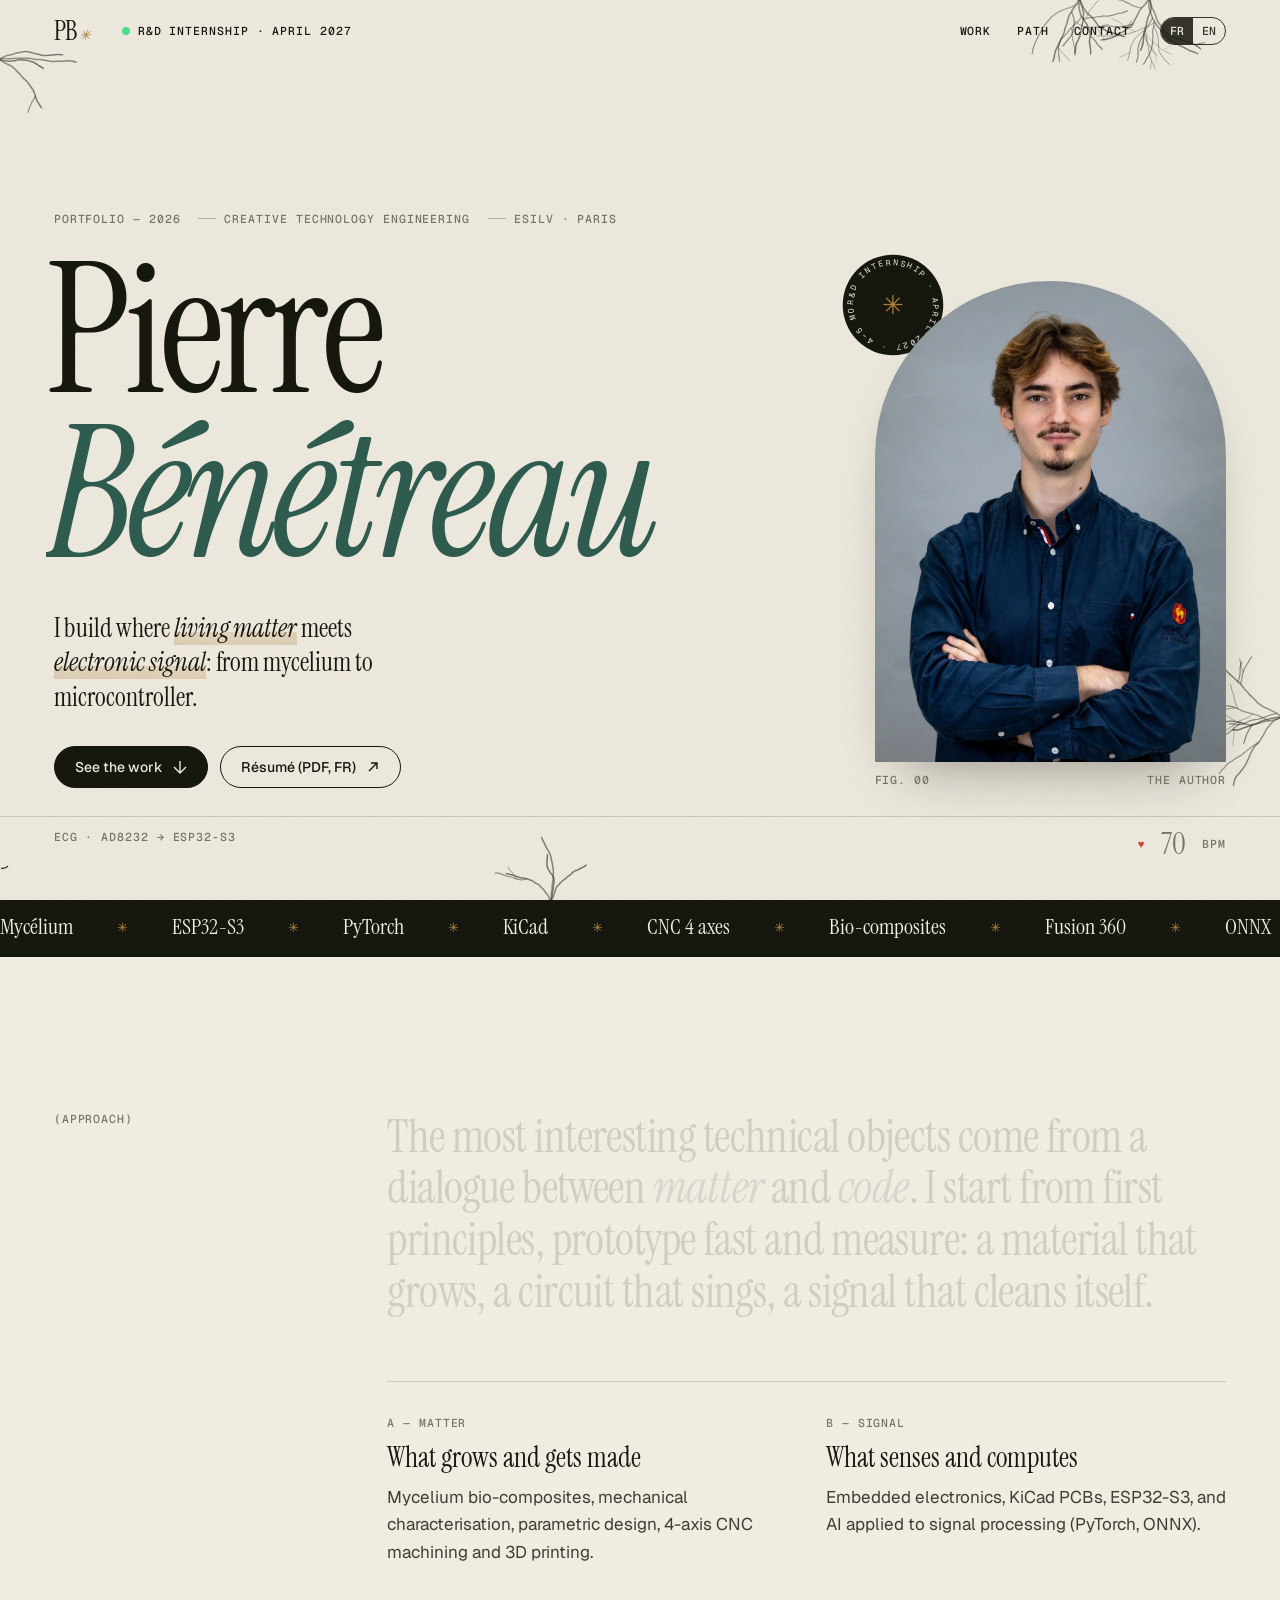
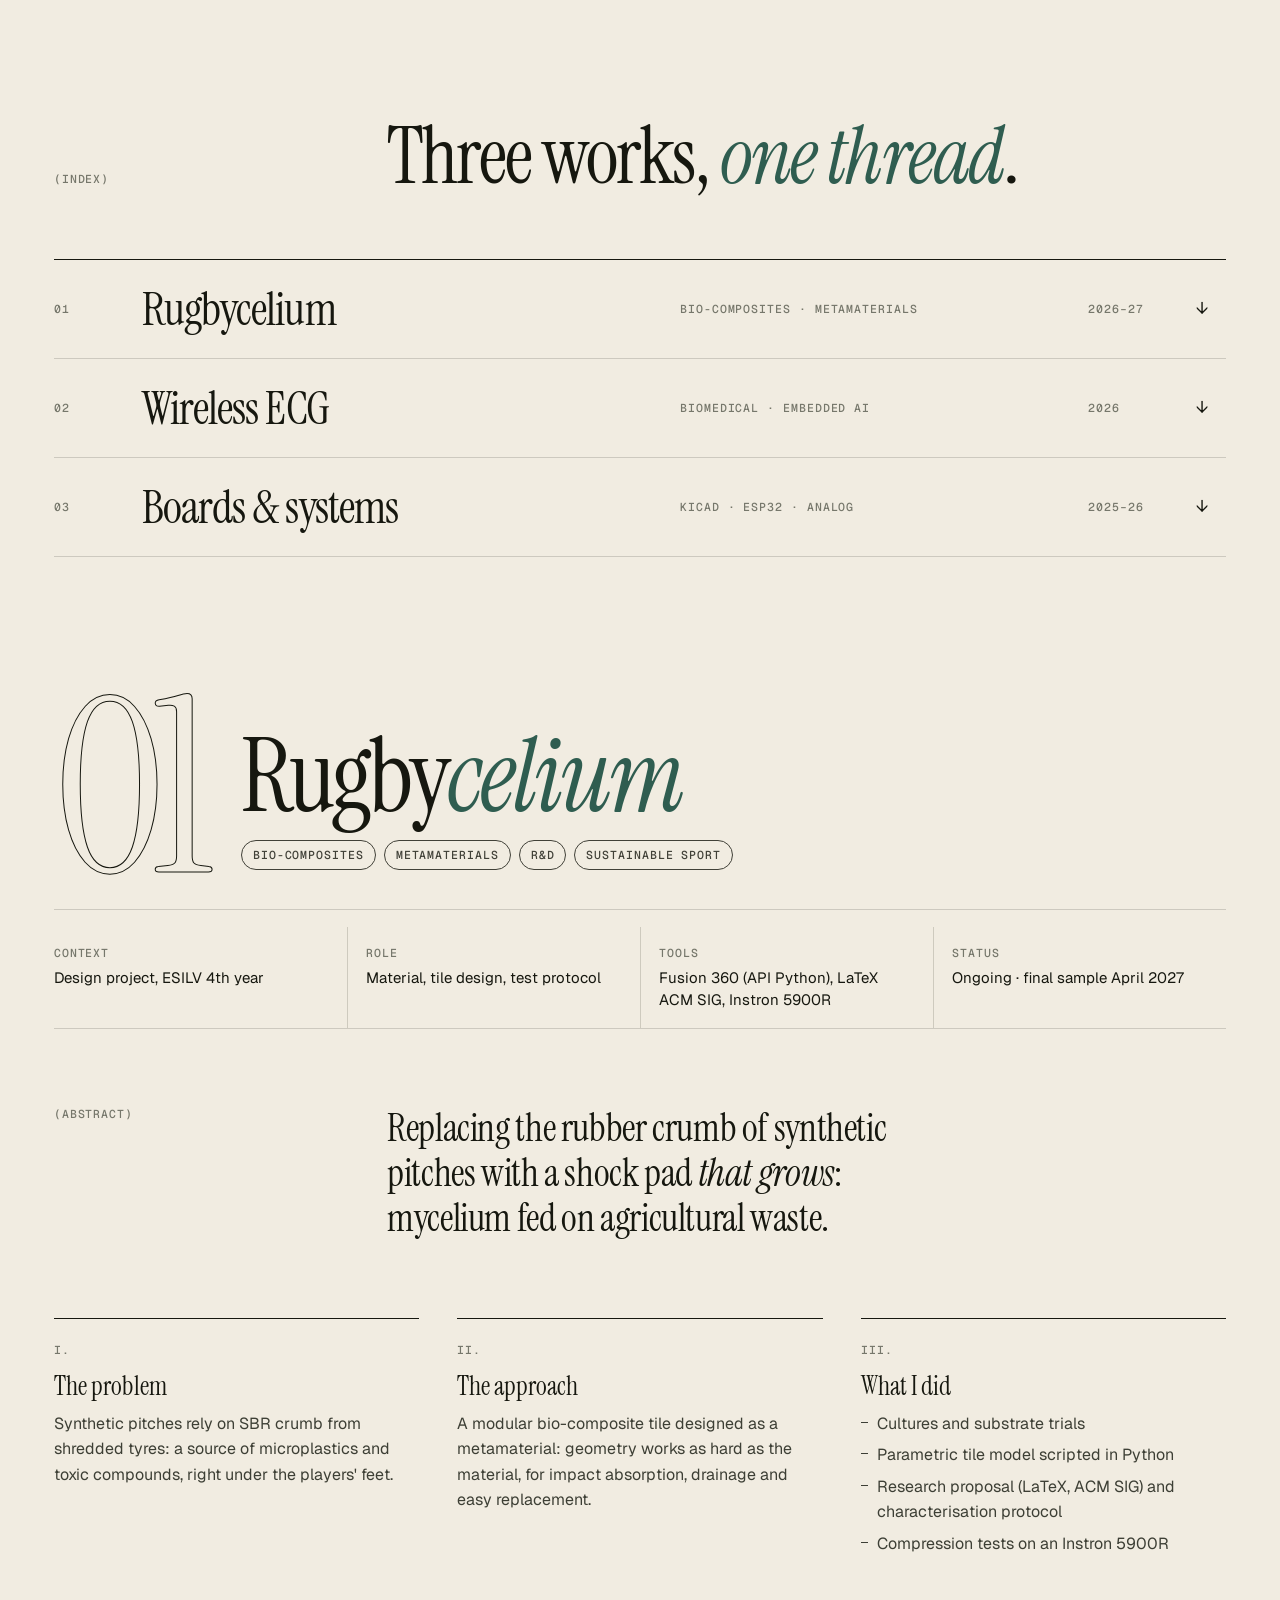
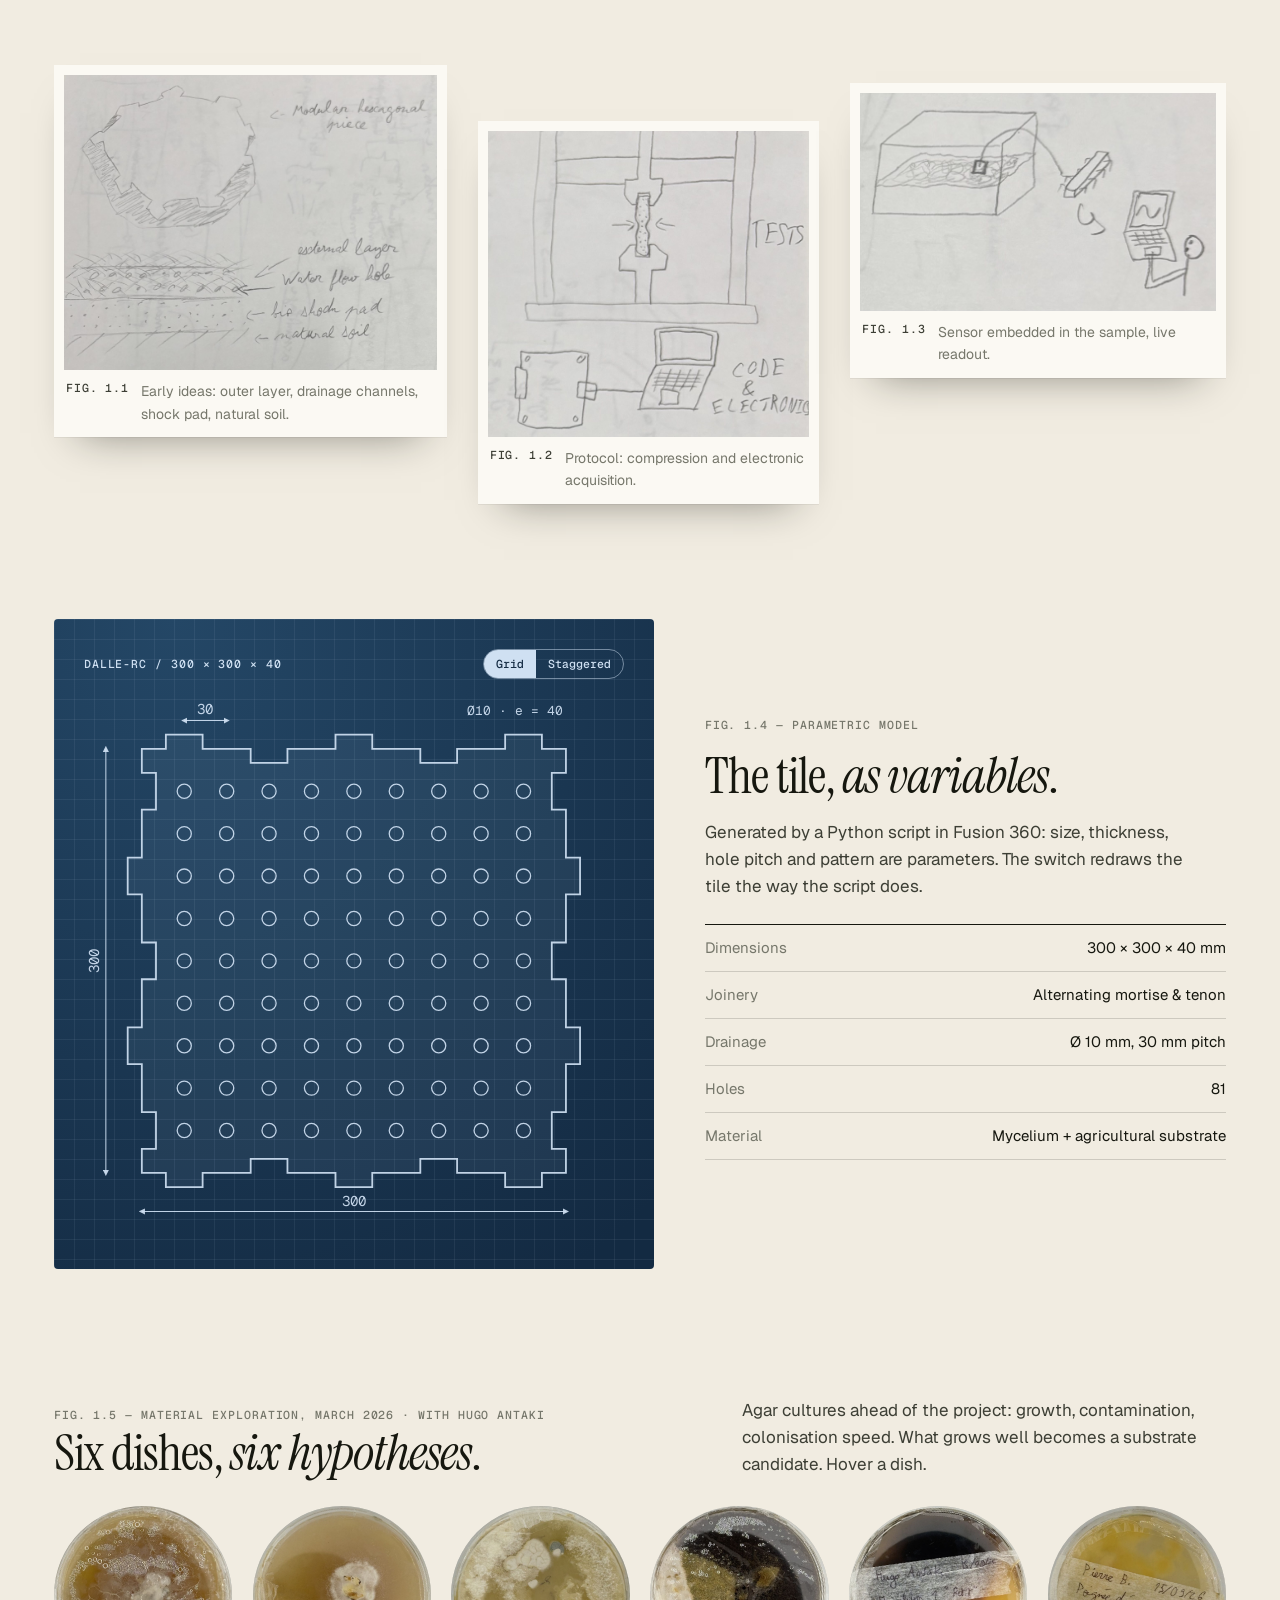
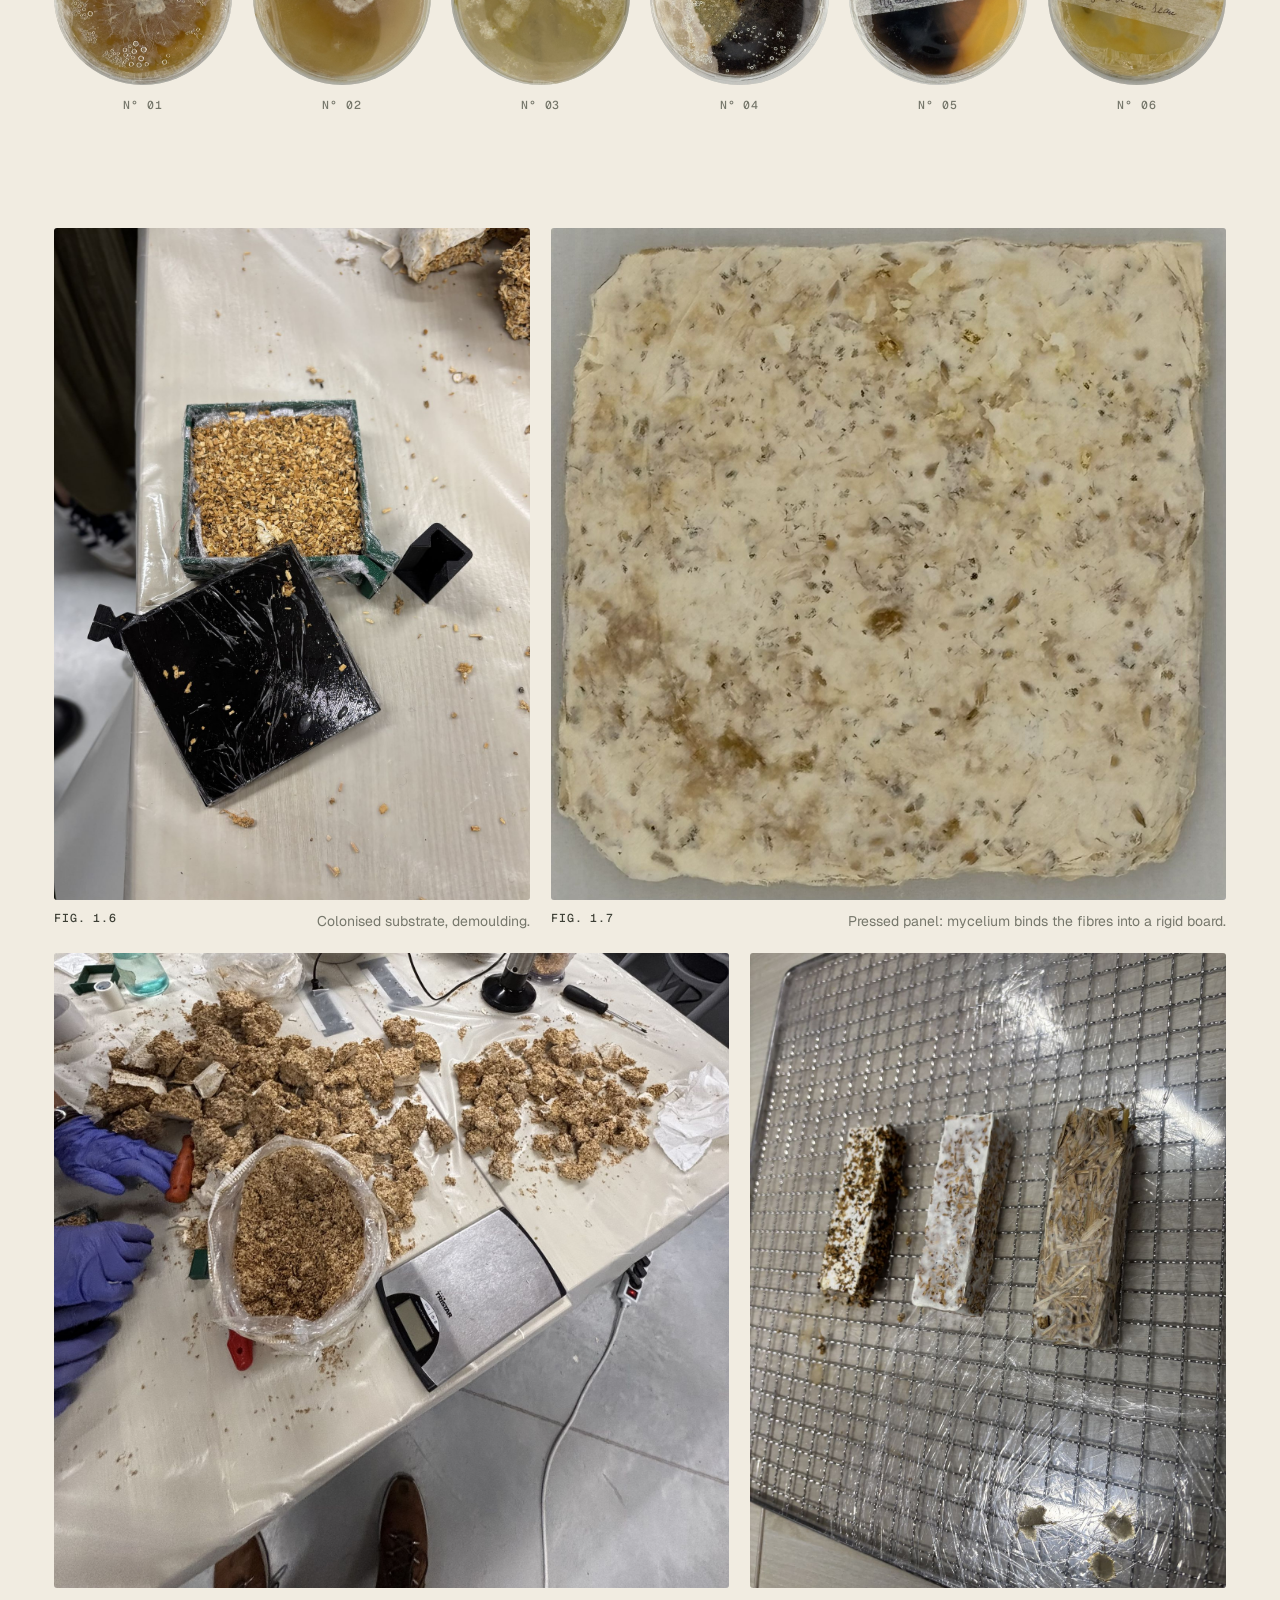
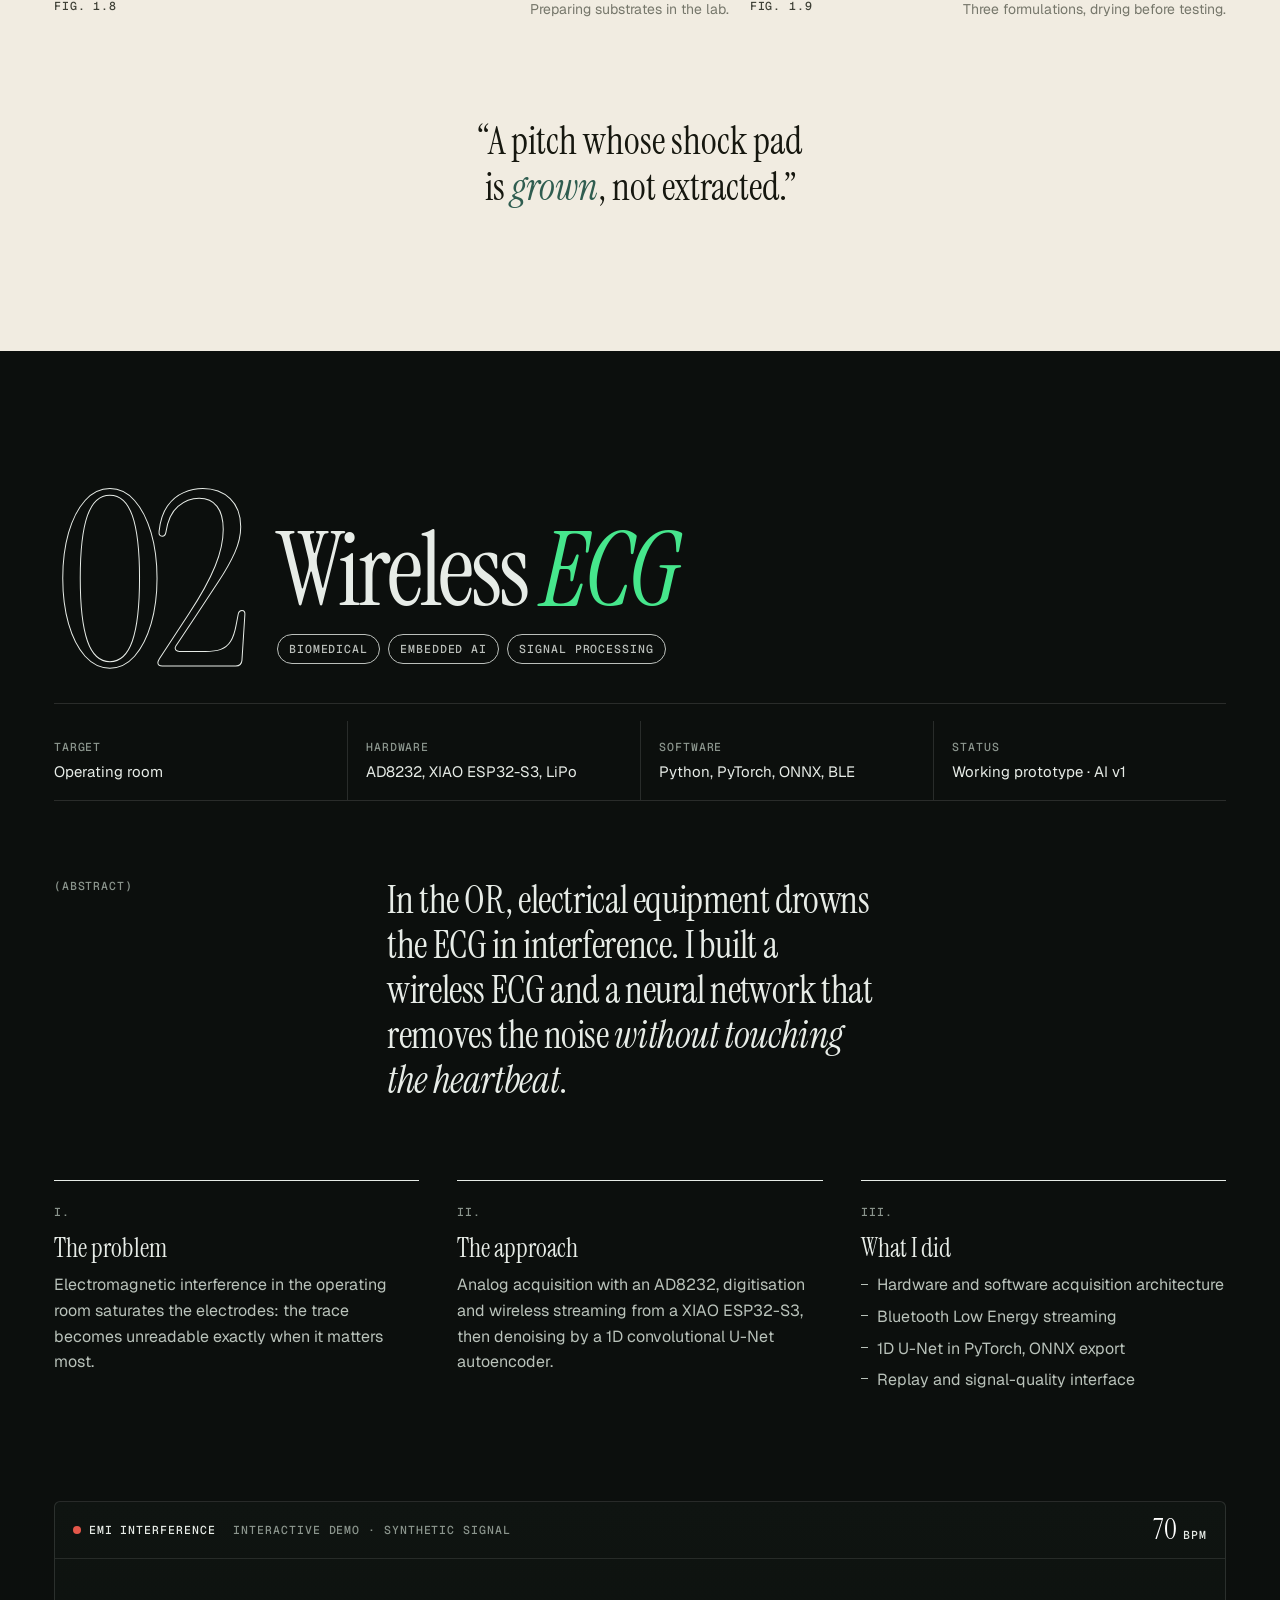
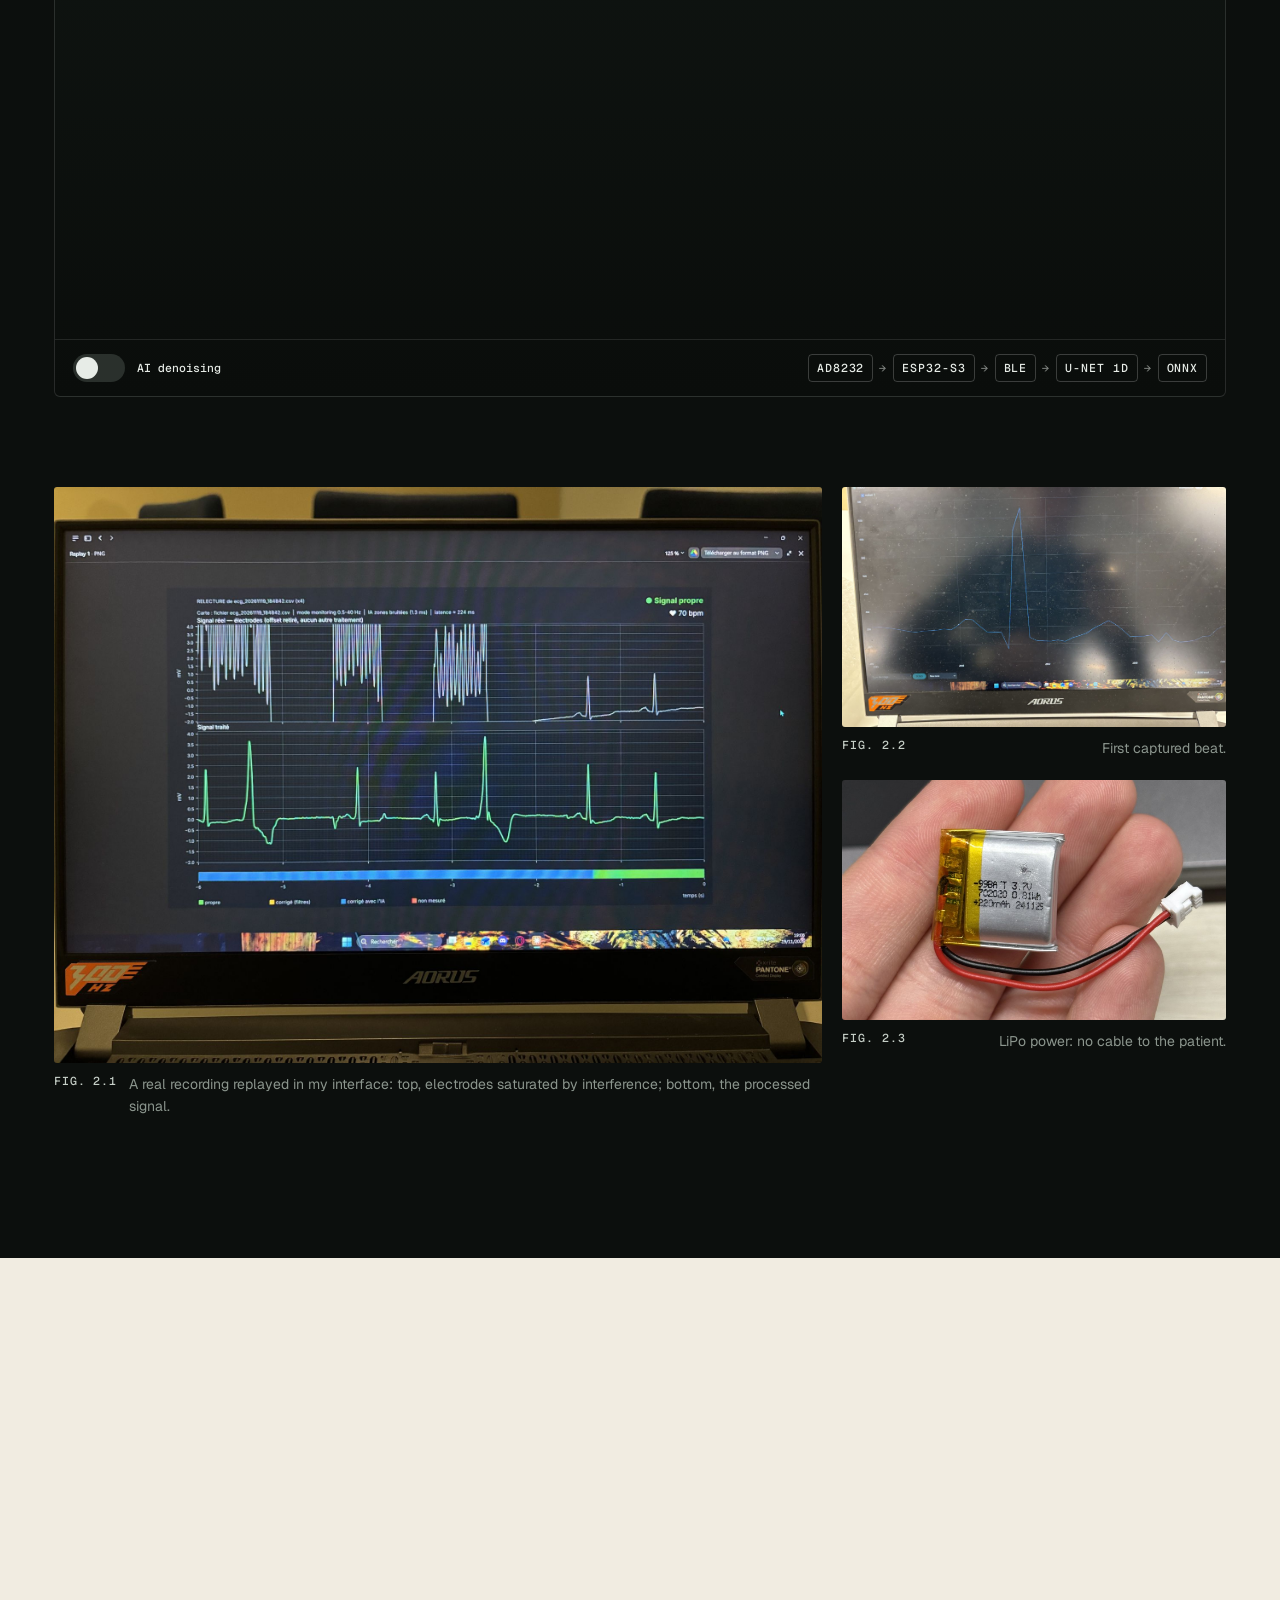
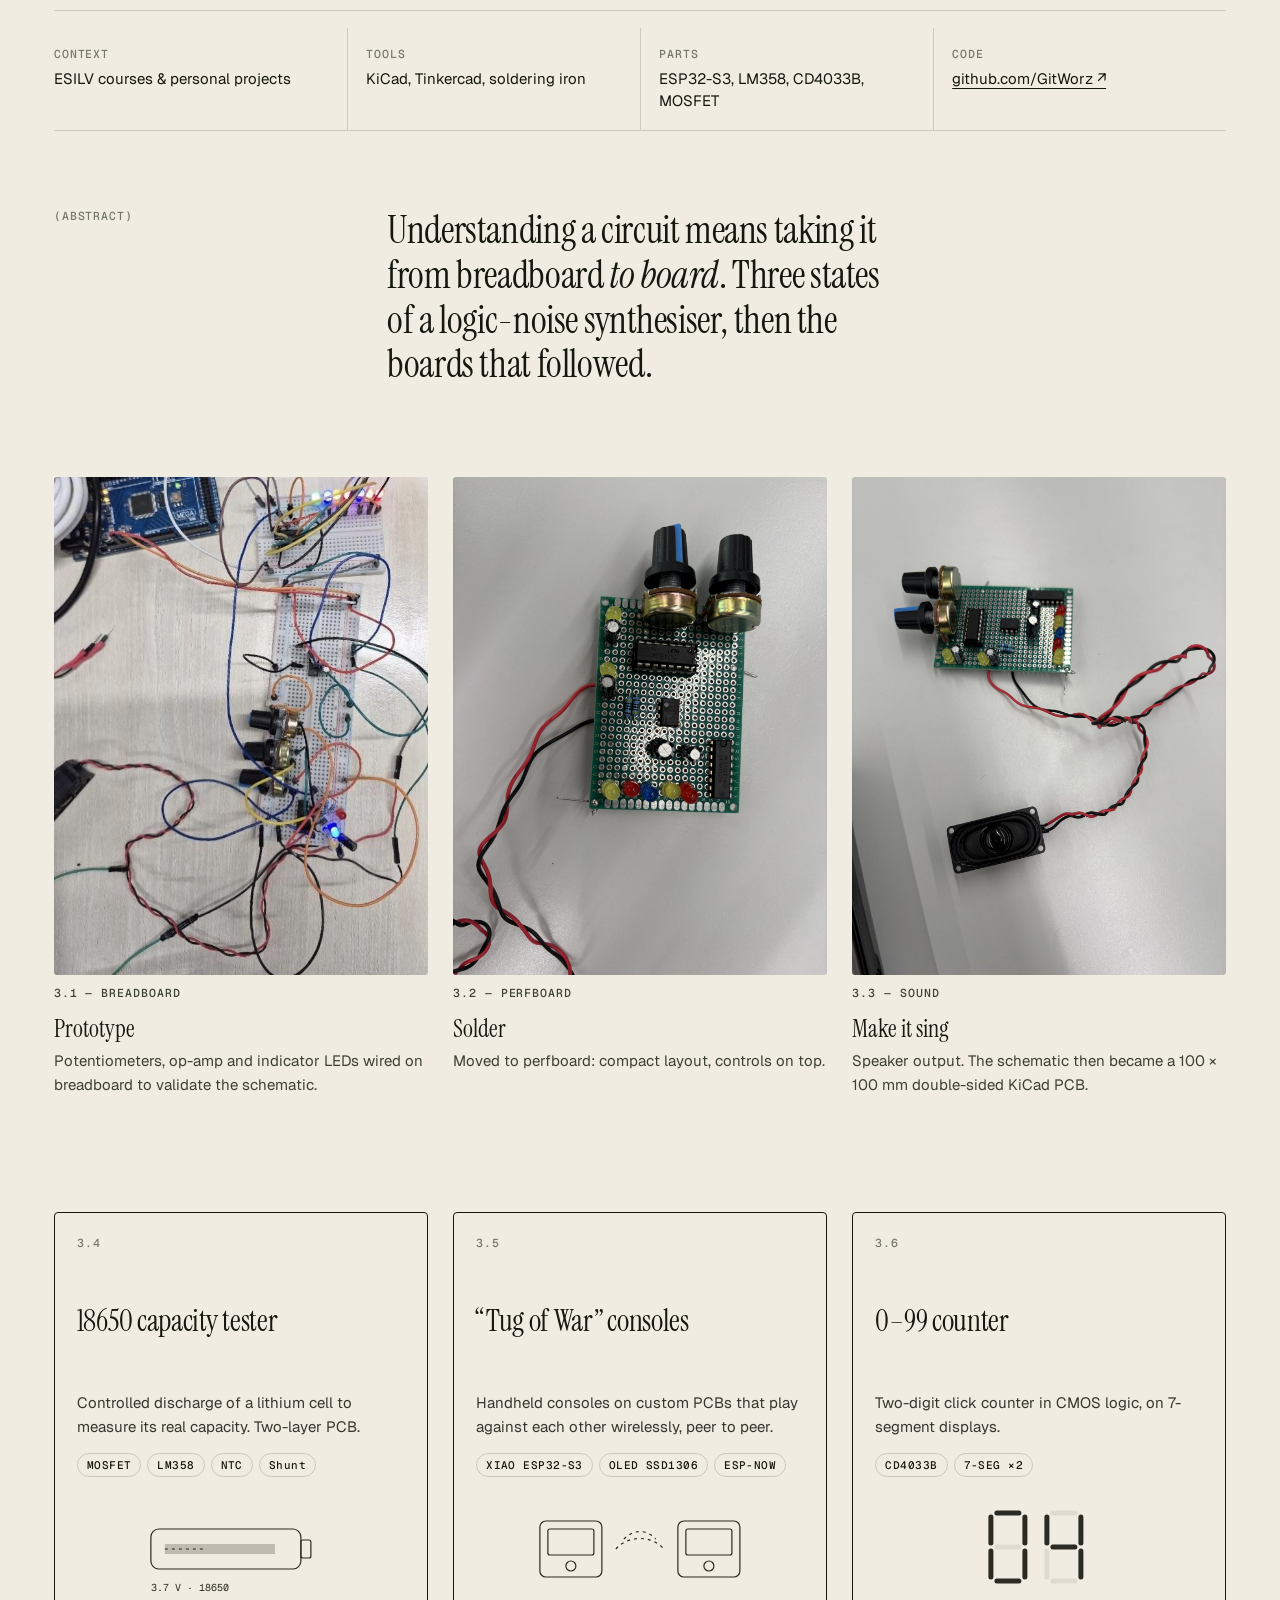
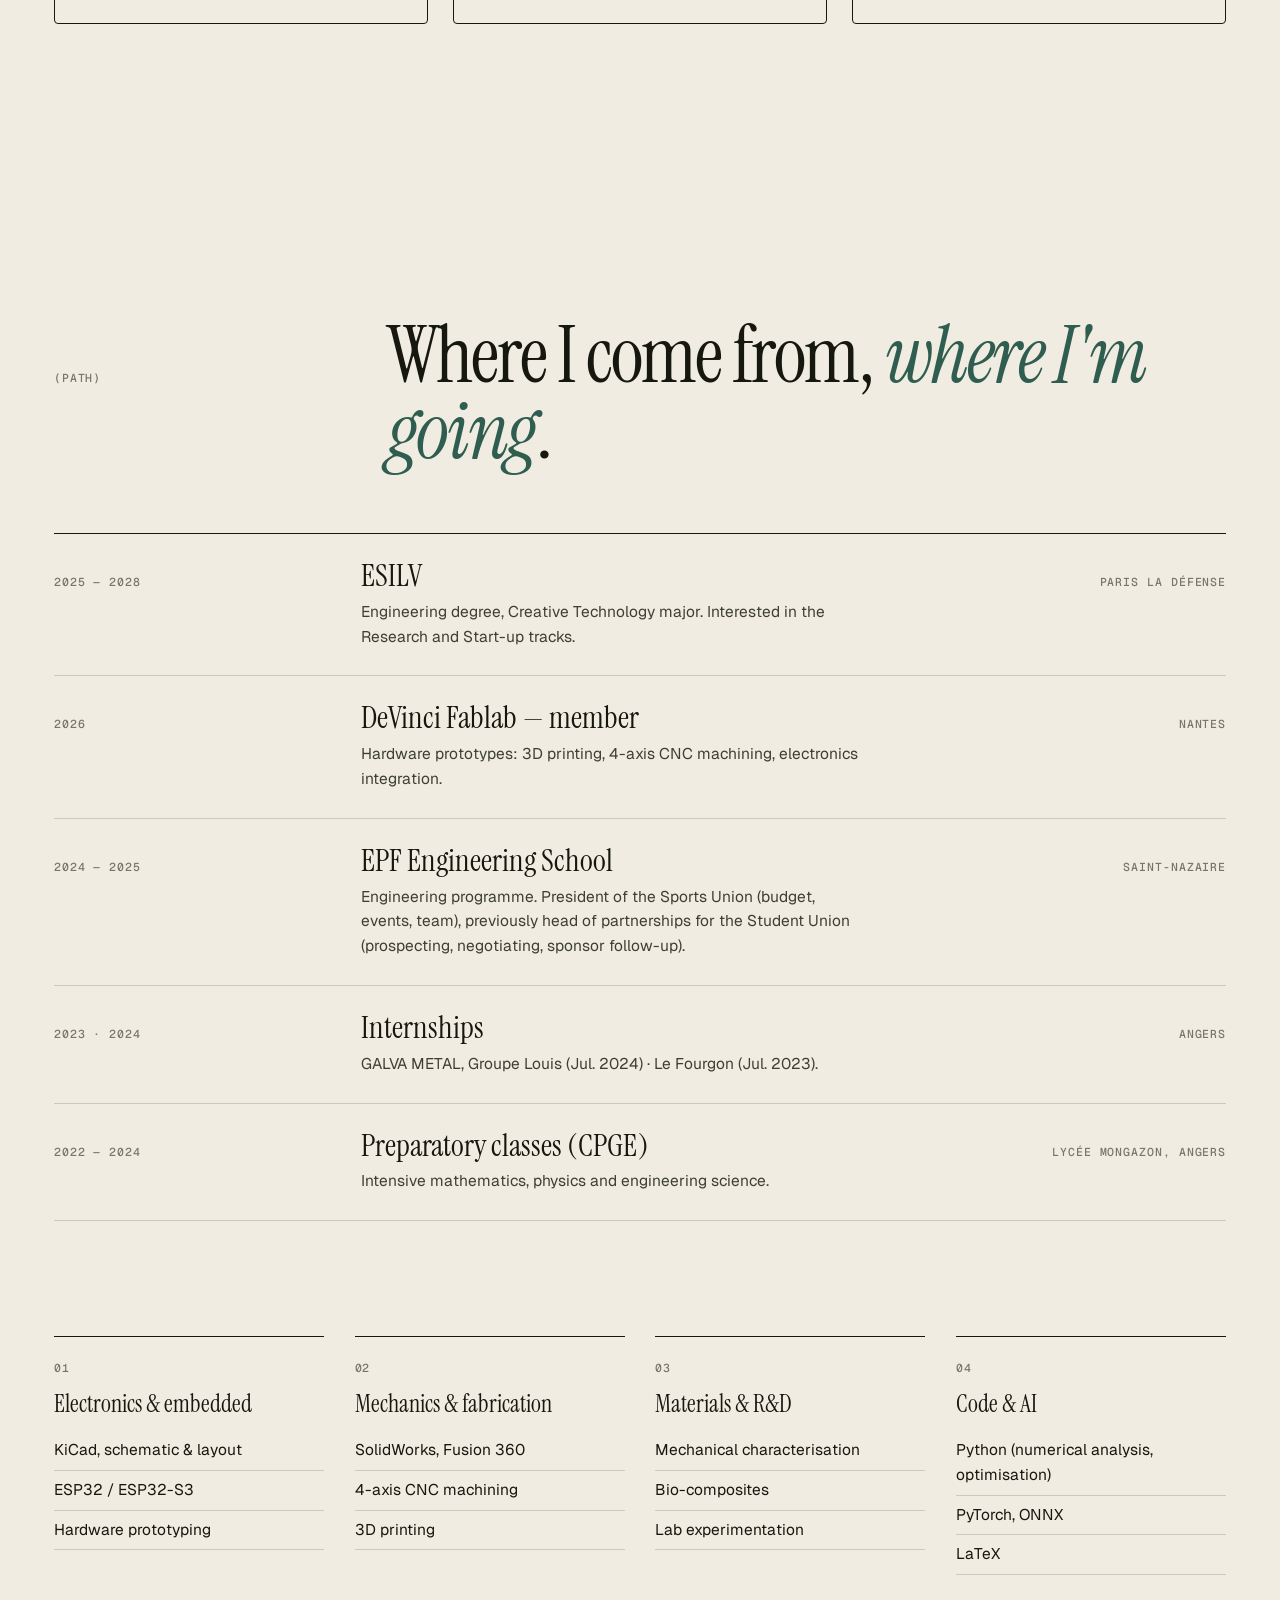
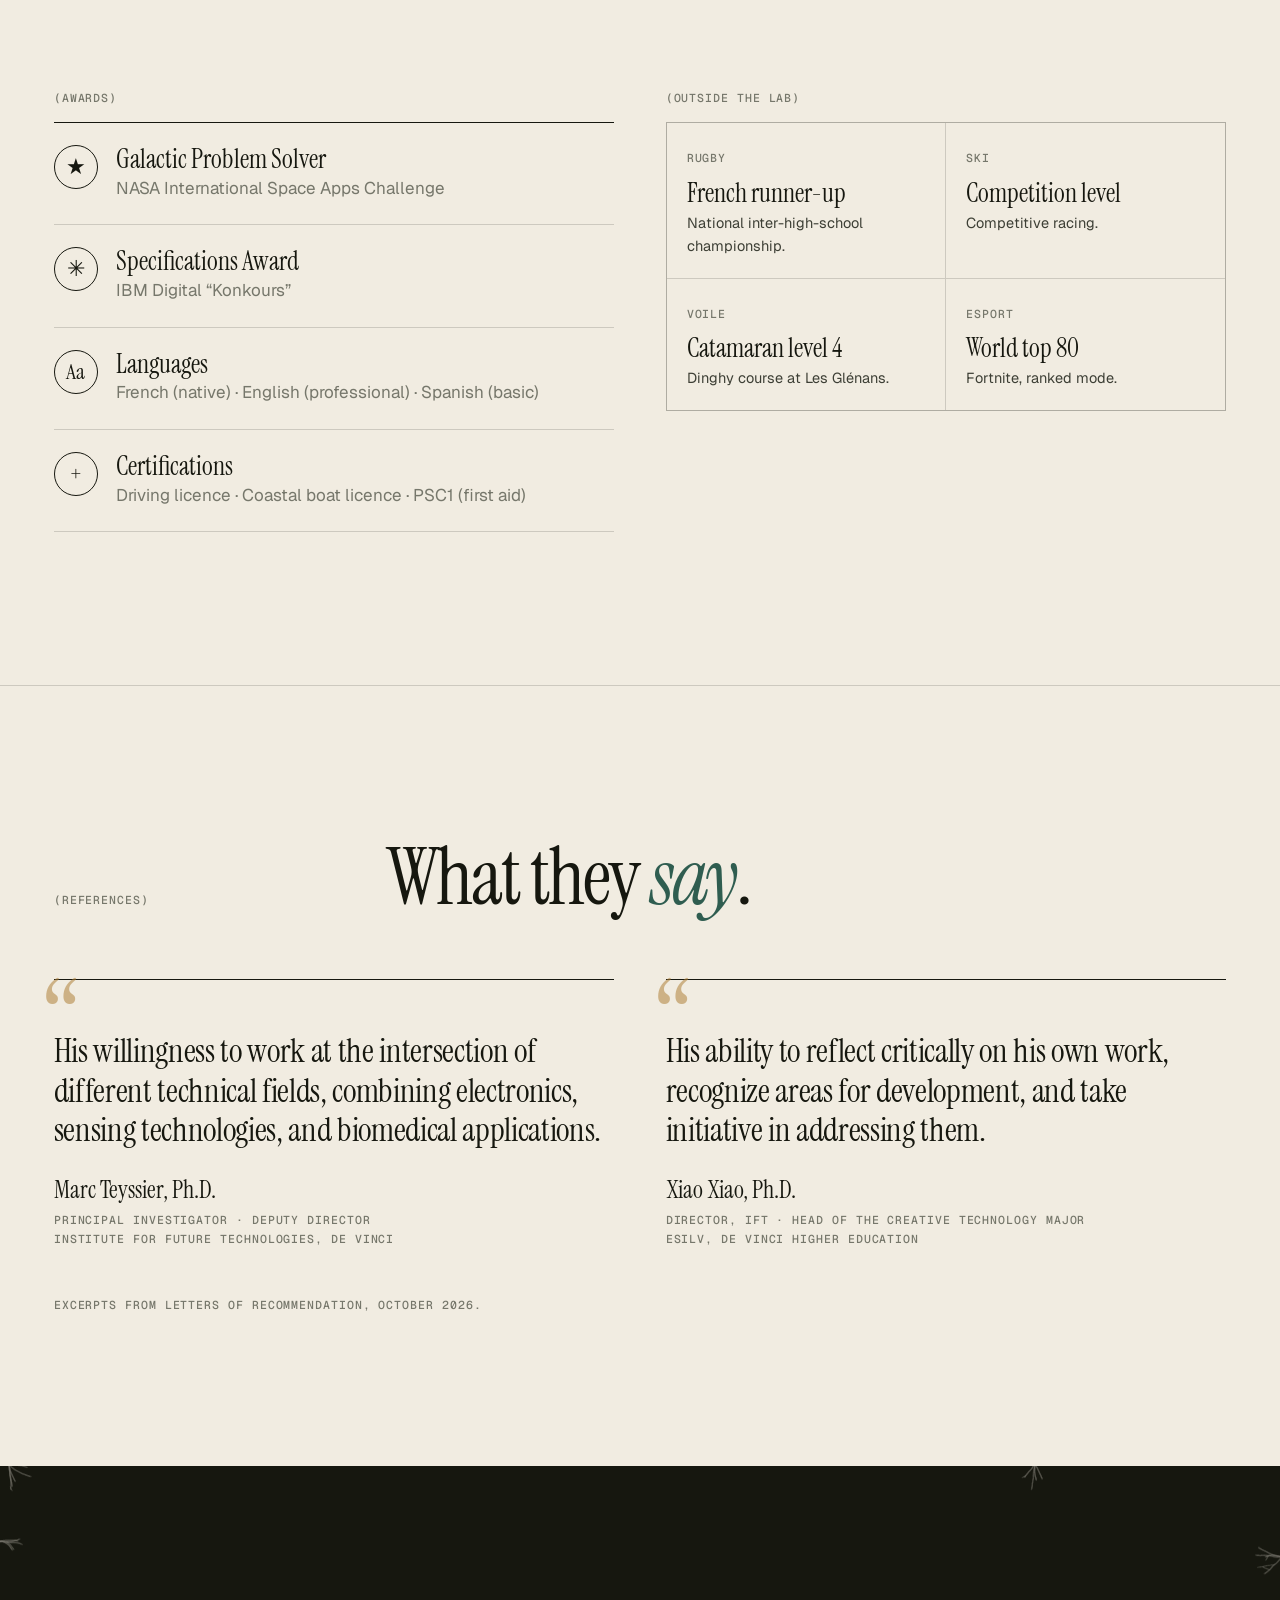
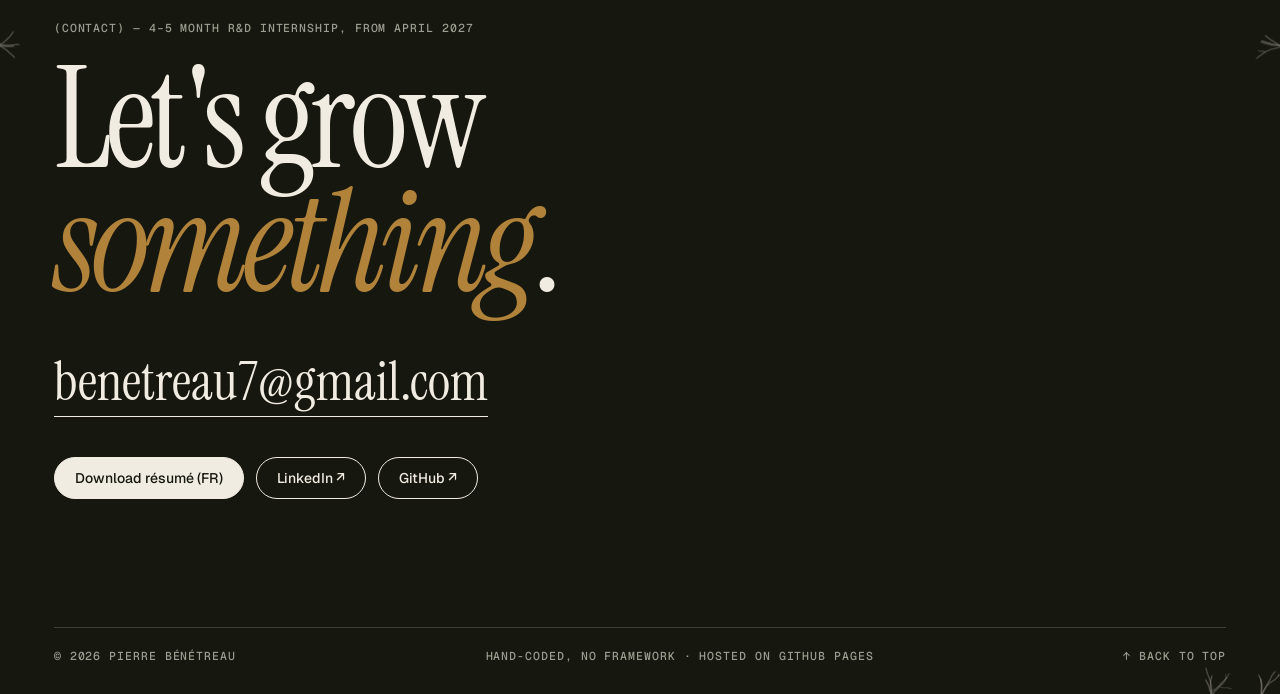
<file: index.html>
<!doctype html>
<html lang="fr" data-l="fr">
<head>
<meta charset="utf-8">
<meta name="viewport" content="width=device-width,initial-scale=1,viewport-fit=cover">
<title>Pierre Bénétreau — Matière × Signal</title>
<meta name="description" content="Pierre Bénétreau, élève-ingénieur Creative Technology (ESILV). Bio-composites en mycélium, ECG sans fil débruité par IA, PCB et systèmes embarqués. Recherche un stage R&D dès avril 2027.">
<meta property="og:title" content="Pierre Bénétreau — Matière × Signal">
<meta property="og:description" content="Élève-ingénieur Creative Technology : du mycélium au microcontrôleur.">
<meta property="og:image" content="https://gitworz.github.io/assets/img/og.jpg">
<meta property="og:type" content="website">
<meta name="theme-color" content="#f1ece1">
<link rel="icon" href="data:image/svg+xml,%3Csvg xmlns='http://www.w3.org/2000/svg' viewBox='0 0 64 64'%3E%3Crect width='64' height='64' rx='14' fill='%2316170f'/%3E%3Ctext x='50%25' y='58%25' text-anchor='middle' font-family='Georgia,serif' font-size='34' fill='%23f1ece1'%3EPB%3C/text%3E%3C/svg%3E">
<link rel="preconnect" href="https://fonts.googleapis.com">
<link rel="preconnect" href="https://fonts.gstatic.com" crossorigin>
<link rel="stylesheet" href="https://fonts.googleapis.com/css2?family=Instrument+Serif:ital@0;1&family=Geist:wght@400;500;600&family=Geist+Mono:wght@400;500&display=swap">
<link rel="stylesheet" href="assets/css/style.css">
<script>
(function(){var l;try{l=localStorage.getItem('pb-lang')}catch(e){}
if(!l){l=(navigator.language||'fr').toLowerCase().indexOf('fr')===0?'fr':'en'}
document.documentElement.setAttribute('data-l',l);document.documentElement.lang=l;})();
</script>
</head>
<body>

<a class="mono" href="#index" style="position:absolute;left:-999px" onfocus="this.style.left='12px';this.style.top='12px';this.style.zIndex=99" onblur="this.style.left='-999px'"><span lang="fr">Aller au contenu</span><span lang="en">Skip to content</span></a>

<!-- ═════════ BAR ═════════ -->
<header class="bar" id="bar">
  <div class="wrap">
    <a class="mark" href="#top" aria-label="Pierre Bénétreau">PB<i>✳</i></a>
    <div class="status mono"><span class="dot" aria-hidden="true"></span><span class="txt"><span lang="fr">Stage R&amp;D · avril 2027</span><span lang="en">R&amp;D internship · April 2027</span></span></div>
    <nav class="nav mono" aria-label="Navigation">
      <a href="#index"><span lang="fr">Travaux</span><span lang="en">Work</span></a>
      <a href="#parcours"><span lang="fr">Parcours</span><span lang="en">Path</span></a>
      <a href="#contact">Contact</a>
    </nav>
    <div class="lang mono" role="group" aria-label="Langue / Language">
      <button type="button" data-set="fr" aria-pressed="true"><span>FR</span></button>
      <button type="button" data-set="en" aria-pressed="false"><span>EN</span></button>
    </div>
  </div>
</header>

<main id="top">

<!-- ═════════ HERO ═════════ -->
<section class="hero" aria-label="Introduction">
  <canvas id="myco" aria-hidden="true"></canvas>
  <div class="wrap hero-grid">
    <div>
      <div class="kicker mono mute">
        <span>Portfolio — 2026</span>
        <span lang="fr">Ingénierie Creative Technology</span><span lang="en">Creative Technology Engineering</span>
        <span>ESILV · Paris</span>
      </div>
      <h1 class="name"><span class="l"><span>Pierre</span></span><span class="l"><span><em>Bénétreau</em></span></span></h1>
      <p class="lede" lang="fr">Je conçois là où la <b>matière vivante</b> rencontre le <b>signal électronique</b>&nbsp;: du mycélium au microcontrôleur.</p>
      <p class="lede" lang="en">I build where <b>living matter</b> meets <b>electronic signal</b>: from mycelium to microcontroller.</p>
      <div class="cta">
        <a class="btn fill" href="#index"><span lang="fr">Voir les travaux</span><span lang="en">See the work</span>
          <svg viewBox="0 0 14 14" fill="none" stroke="currentColor" stroke-width="1.4"><path d="M7 1v12M1 7l6 6 6-6"/></svg></a>
        <a class="btn" href="assets/doc/CV-Pierre-Benetreau.pdf" target="_blank" rel="noopener"><span lang="fr">CV (PDF)</span><span lang="en">Résumé (PDF, FR)</span>
          <svg viewBox="0 0 14 14" fill="none" stroke="currentColor" stroke-width="1.4"><path d="M3 11 11 3M5 3h6v6"/></svg></a>
      </div>
    </div>
    <figure class="portrait">
      <svg class="stamp" viewBox="0 0 120 120" aria-hidden="true">
        <defs><path id="circ" d="M60,60 m-46,0 a46,46 0 1,1 92,0 a46,46 0 1,1 -92,0"/></defs>
        <circle cx="60" cy="60" r="58" fill="#16170f"/>
        <text lang="fr" font-family="Geist Mono,monospace" font-size="9.6" letter-spacing="2.4" fill="#f1ece1"><textPath href="#circ">STAGE R&amp;D · 4–5 MOIS · AVRIL 2027 · </textPath></text>
        <text lang="en" font-family="Geist Mono,monospace" font-size="9.4" letter-spacing="2.2" fill="#f1ece1"><textPath href="#circ">R&amp;D INTERNSHIP · APRIL 2027 · 4–5 MO · </textPath></text>
        <text x="60" y="70" text-anchor="middle" font-family="Instrument Serif,serif" font-size="30" fill="#b0823a">✳</text>
      </svg>
      <div class="frame"><img src="assets/img/portrait.jpg" width="933" height="1400" alt="Portrait de Pierre Bénétreau" fetchpriority="high"></div>
      <figcaption class="mono mute"><span>Fig. 00</span><span lang="fr">L'auteur</span><span lang="en">The author</span></figcaption>
    </figure>
  </div>
  <div class="pulse" aria-hidden="true">
    <canvas id="pulse"></canvas>
    <span class="lab mono mute">ECG · AD8232 → ESP32-S3</span>
    <div class="read mono mute"><span class="heart">♥</span><b id="bpm">70</b> bpm</div>
  </div>
</section>

<div class="ticker" aria-hidden="true"><div class="ticker-in">
  <span>Mycélium</span><span>ESP32-S3</span><span>PyTorch</span><span>KiCad</span><span>CNC 4 axes</span><span>Bio-composites</span><span>Fusion 360</span><span>ONNX</span><span>Métamatériaux</span><span>LaTeX</span>
  <span>Mycélium</span><span>ESP32-S3</span><span>PyTorch</span><span>KiCad</span><span>CNC 4 axes</span><span>Bio-composites</span><span>Fusion 360</span><span>ONNX</span><span>Métamatériaux</span><span>LaTeX</span>
</div></div>

<!-- ═════════ MANIFESTO ═════════ -->
<section class="sec wrap" aria-label="Approche">
  <div class="manifesto">
    <p class="mono mute">(<span lang="fr">Approche</span><span lang="en">Approach</span>)</p>
    <div>
      <p class="big" lang="fr" data-words>Les objets techniques les plus intéressants naissent d'un dialogue entre la <em>matière</em> et le <em>code</em>. Je pars des premiers principes, je prototype vite et je mesure&nbsp;: un matériau qui pousse, un circuit qui chante, un signal qui se nettoie.</p>
      <p class="big" lang="en" data-words>The most interesting technical objects come from a dialogue between <em>matter</em> and <em>code</em>. I start from first principles, prototype fast and measure: a material that grows, a circuit that sings, a signal that cleans itself.</p>
      <div class="duo">
        <div class="rv">
          <span class="mono mute">A — <span lang="fr">Matière</span><span lang="en">Matter</span></span>
          <h3 lang="fr">Ce qui pousse et se fabrique</h3><h3 lang="en">What grows and gets made</h3>
          <p lang="fr">Bio-composites à base de mycélium, caractérisation mécanique, conception paramétrique, usinage CNC 4 axes et impression 3D.</p>
          <p lang="en">Mycelium bio-composites, mechanical characterisation, parametric design, 4-axis CNC machining and 3D printing.</p>
        </div>
        <div class="rv d1">
          <span class="mono mute">B — Signal</span>
          <h3 lang="fr">Ce qui mesure et calcule</h3><h3 lang="en">What senses and computes</h3>
          <p lang="fr">Électronique embarquée, PCB sous KiCad, ESP32-S3, et IA appliquée au traitement du signal (PyTorch, ONNX).</p>
          <p lang="en">Embedded electronics, KiCad PCBs, ESP32-S3, and AI applied to signal processing (PyTorch, ONNX).</p>
        </div>
      </div>
    </div>
  </div>
</section>

<!-- ═════════ INDEX ═════════ -->
<section class="wrap" id="index" aria-label="Index">
  <div class="sec-head">
    <p class="mono mute">(Index)</p>
    <h2 lang="fr">Trois travaux, <em>un fil</em>.</h2><h2 lang="en">Three works, <em>one thread</em>.</h2>
  </div>
  <div class="index">
    <a href="#rugbycelium" data-peek="assets/img/rc-plaque-1.jpg">
      <span class="mono mute">01</span><span class="t">Rugbycelium</span>
      <span class="x mono mute"><span lang="fr">Bio-composites · Métamatériaux</span><span lang="en">Bio-composites · Metamaterials</span></span>
      <span class="y mono mute">2026–27</span><span class="arr">↓</span>
    </a>
    <a href="#ecg" data-peek="assets/img/ecg-dashboard.jpg">
      <span class="mono mute">02</span><span class="t"><span lang="fr">ECG sans fil</span><span lang="en">Wireless ECG</span></span>
      <span class="x mono mute"><span lang="fr">Biomédical · IA embarquée</span><span lang="en">Biomedical · Embedded AI</span></span>
      <span class="y mono mute">2026</span><span class="arr">↓</span>
    </a>
    <a href="#hardware" data-peek="assets/img/son-carte.jpg">
      <span class="mono mute">03</span><span class="t"><span lang="fr">Cartes &amp; systèmes</span><span lang="en">Boards &amp; systems</span></span>
      <span class="x mono mute">KiCad · ESP32 · <span lang="fr">Analogique</span><span lang="en">Analog</span></span>
      <span class="y mono mute">2025–26</span><span class="arr">↓</span>
    </a>
  </div>
</section>
<div class="peek" id="peek" aria-hidden="true"><img alt=""></div>

<!-- ═════════ 01 RUGBYCELIUM ═════════ -->
<article class="proj" id="rugbycelium">
  <div class="wrap">
    <header class="p-head">
      <span class="num rv" aria-hidden="true">01</span>
      <div class="rv d1">
        <h2>Rugby<em>celium</em></h2>
        <ul class="tags mono"><li lang="fr">Bio-composites</li><li lang="en">Bio-composites</li><li lang="fr">Métamatériaux</li><li lang="en">Metamaterials</li><li>R&amp;D</li><li lang="fr">Sport durable</li><li lang="en">Sustainable sport</li></ul>
      </div>
    </header>
    <dl class="meta">
      <div><dt class="mono mute"><span lang="fr">Cadre</span><span lang="en">Context</span></dt><dd lang="fr">Projet de conception, ESILV 4<sup>e</sup> année</dd><dd lang="en">Design project, ESILV 4th year</dd></div>
      <div><dt class="mono mute"><span lang="fr">Rôle</span><span lang="en">Role</span></dt><dd lang="fr">Matériau, conception de la dalle, protocole d'essais</dd><dd lang="en">Material, tile design, test protocol</dd></div>
      <div><dt class="mono mute"><span lang="fr">Outils</span><span lang="en">Tools</span></dt><dd>Fusion 360 (API Python), LaTeX ACM SIG, Instron 5900R</dd></div>
      <div><dt class="mono mute"><span lang="fr">Statut</span><span lang="en">Status</span></dt><dd lang="fr">En cours · échantillon final avril 2027</dd><dd lang="en">Ongoing · final sample April 2027</dd></div>
    </dl>
    <div class="p-lede">
      <p class="mono mute">(<span lang="fr">Résumé</span><span lang="en">Abstract</span>)</p>
      <p class="rv" lang="fr">Remplacer les granulés de caoutchouc des terrains synthétiques par une sous-couche <em>qui pousse</em>&nbsp;: du mycélium nourri de déchets agricoles.</p>
      <p class="rv" lang="en">Replacing the rubber crumb of synthetic pitches with a shock pad <em>that grows</em>: mycelium fed on agricultural waste.</p>
    </div>
    <div class="cols3">
      <div class="rv"><span class="mono mute">i.</span><h3 lang="fr">Le problème</h3><h3 lang="en">The problem</h3>
        <p lang="fr">Les terrains synthétiques reposent sur des granulés SBR issus de pneus broyés&nbsp;: une source de microplastiques et de composés toxiques, directement sous les pieds des joueurs.</p>
        <p lang="en">Synthetic pitches rely on SBR crumb from shredded tyres: a source of microplastics and toxic compounds, right under the players' feet.</p></div>
      <div class="rv d1"><span class="mono mute">ii.</span><h3 lang="fr">L'approche</h3><h3 lang="en">The approach</h3>
        <p lang="fr">Une dalle modulaire en bio-composite pensée comme un métamatériau&nbsp;: la géométrie travaille autant que la matière, pour l'amorti des chocs, le drainage et le remplacement facile.</p>
        <p lang="en">A modular bio-composite tile designed as a metamaterial: geometry works as hard as the material, for impact absorption, drainage and easy replacement.</p></div>
      <div class="rv d2"><span class="mono mute">iii.</span><h3 lang="fr">Ce que j'ai fait</h3><h3 lang="en">What I did</h3>
        <ul lang="fr"><li>Mises en culture et essais de substrats</li><li>Modèle paramétrique de la dalle par script Python</li><li>Proposition de recherche (LaTeX, ACM SIG) et protocole de caractérisation</li><li>Essais de compression sur Instron 5900R</li></ul>
        <ul lang="en"><li>Cultures and substrate trials</li><li>Parametric tile model scripted in Python</li><li>Research proposal (LaTeX, ACM SIG) and characterisation protocol</li><li>Compression tests on an Instron 5900R</li></ul></div>
    </div>

    <div class="sketches">
      <div class="sketch rv"><figure class="ph"><img src="assets/img/rc-croquis-concept.jpg" width="1800" height="1425" loading="lazy" alt="Croquis : coupe de la sous-couche modulaire"></figure>
        <div class="cap"><span class="mono">Fig. 1.1</span><span lang="fr">Premières pistes&nbsp;: couche externe, canaux de drainage, shock pad, sol naturel.</span><span lang="en">Early ideas: outer layer, drainage channels, shock pad, natural soil.</span></div></div>
      <div class="sketch rv d1"><figure class="ph"><img src="assets/img/rc-croquis-tests.jpg" width="1566" height="1489" loading="lazy" alt="Croquis : banc d'essai en compression"></figure>
        <div class="cap"><span class="mono">Fig. 1.2</span><span lang="fr">Protocole&nbsp;: compression et acquisition électronique.</span><span lang="en">Protocol: compression and electronic acquisition.</span></div></div>
      <div class="sketch rv d2"><figure class="ph"><img src="assets/img/rc-croquis-capteur.jpg" width="1442" height="883" loading="lazy" alt="Croquis : capteur intégré dans l'échantillon"></figure>
        <div class="cap"><span class="mono">Fig. 1.3</span><span lang="fr">Capteur noyé dans l'échantillon, lecture en direct.</span><span lang="en">Sensor embedded in the sample, live readout.</span></div></div>
    </div>

    <div class="bp">
      <div class="bp-box rv">
        <div class="bp-top mono"><span>DALLE-RC / 300 × 300 × 40</span>
          <div class="seg" role="group" aria-label="Motif de drainage">
            <button type="button" data-pat="grid" aria-pressed="true"><span lang="fr">Grille</span><span lang="en">Grid</span></button>
            <button type="button" data-pat="stag" aria-pressed="false"><span lang="fr">Quinconce</span><span lang="en">Staggered</span></button>
          </div>
        </div>
        <svg id="tile" viewBox="0 0 420 420" role="img" aria-label="Vue de dessus de la dalle paramétrique"></svg>
      </div>
      <div class="bp-text rv d1">
        <span class="mono mute">Fig. 1.4 — <span lang="fr">Modèle paramétrique</span><span lang="en">Parametric model</span></span>
        <h3 lang="fr">La dalle, <em class="it">en variables</em>.</h3><h3 lang="en">The tile, <em class="it">as variables</em>.</h3>
        <p lang="fr">Générée par un script Python dans Fusion 360&nbsp;: taille, épaisseur, pas et motif de perçage sont des paramètres. Le sélecteur ci-contre redessine la dalle comme le fait le script.</p>
        <p lang="en">Generated by a Python script in Fusion 360: size, thickness, hole pitch and pattern are parameters. The switch redraws the tile the way the script does.</p>
        <dl class="specs">
          <div><dt>Dimensions</dt><dd>300 × 300 × 40 mm</dd></div>
          <div><dt lang="fr">Assemblage</dt><dt lang="en">Joinery</dt><dd lang="fr">Tenons-mortaises alternés</dd><dd lang="en">Alternating mortise &amp; tenon</dd></div>
          <div><dt lang="fr">Drainage</dt><dt lang="en">Drainage</dt><dd lang="fr">Ø 10 mm, pas de 30 mm</dd><dd lang="en">Ø 10 mm, 30 mm pitch</dd></div>
          <div><dt lang="fr">Perçages</dt><dt lang="en">Holes</dt><dd id="holes">81</dd></div>
          <div><dt lang="fr">Matériau</dt><dt lang="en">Material</dt><dd lang="fr">Mycélium + substrat agricole</dd><dd lang="en">Mycelium + agricultural substrate</dd></div>
        </dl>
      </div>
    </div>

    <div class="culture">
      <div class="culture-head">
        <div><span class="mono mute">Fig. 1.5 — <span lang="fr">Exploration matériau, mars 2026 · avec Hugo Antaki</span><span lang="en">Material exploration, March 2026 · with Hugo Antaki</span></span>
          <h3 lang="fr">Six boîtes, <em class="it">six hypothèses</em>.</h3><h3 lang="en">Six dishes, <em class="it">six hypotheses</em>.</h3></div>
        <p lang="fr">Cultures sur gélose en amont du projet&nbsp;: croissance, contaminations, vitesse de colonisation. Ce qui pousse bien devient candidat pour le substrat. Survolez une boîte.</p>
        <p lang="en">Agar cultures ahead of the project: growth, contamination, colonisation speed. What grows well becomes a substrate candidate. Hover a dish.</p>
      </div>
      <div class="dishes">
        <div class="dish rv" style="--rot:-8deg"><figure class="ph"><img src="assets/img/petri-1.jpg" width="1100" height="1065" loading="lazy" alt="Boîte de Petri : mycélium rayonnant"></figure><span class="mono">N° 01</span></div>
        <div class="dish rv d1" style="--rot:12deg"><figure class="ph"><img src="assets/img/petri-2.jpg" width="1100" height="1059" loading="lazy" alt="Boîte de Petri : colonie centrale"></figure><span class="mono">N° 02</span></div>
        <div class="dish rv d2" style="--rot:-4deg"><figure class="ph"><img src="assets/img/petri-3.jpg" width="1078" height="1100" loading="lazy" alt="Boîte de Petri : croissance diffuse"></figure><span class="mono">N° 03</span></div>
        <div class="dish rv" style="--rot:6deg"><figure class="ph"><img src="assets/img/petri-4.jpg" width="1100" height="1087" loading="lazy" alt="Boîte de Petri : substrat sombre colonisé"></figure><span class="mono">N° 04</span></div>
        <div class="dish rv d1" style="--rot:-14deg"><figure class="ph"><img src="assets/img/petri-5.jpg" width="1088" height="1100" loading="lazy" alt="Boîte de Petri étiquetée Mycelium 1"></figure><span class="mono">N° 05</span></div>
        <div class="dish rv d2" style="--rot:3deg"><figure class="ph"><img src="assets/img/petri-6.jpg" width="1096" height="1100" loading="lazy" alt="Boîte de Petri étiquetée Pierre B."></figure><span class="mono">N° 06</span></div>
      </div>
    </div>

    <div class="bento">
      <div class="cell b1 rv"><figure class="ph"><img src="assets/img/rc-substrat.jpg" width="1350" height="1800" loading="lazy" alt="Substrat colonisé sortant de son moule"></figure>
        <div class="cap"><span class="mono">Fig. 1.6</span><span lang="fr">Substrat colonisé, démoulage.</span><span lang="en">Colonised substrate, demoulding.</span></div></div>
      <div class="cell b2 rv d1"><figure class="ph"><img src="assets/img/rc-plaque-1.jpg" width="1800" height="1790" loading="lazy" alt="Plaque de bio-composite mycélium"></figure>
        <div class="cap"><span class="mono">Fig. 1.7</span><span lang="fr">Plaque pressée&nbsp;: le mycélium lie les fibres en un panneau rigide.</span><span lang="en">Pressed panel: mycelium binds the fibres into a rigid board.</span></div></div>
      <div class="cell b3 rv"><figure class="ph"><img src="assets/img/rc-labo.jpg" width="1800" height="1608" loading="lazy" alt="Préparation des substrats au laboratoire"></figure>
        <div class="cap"><span class="mono">Fig. 1.8</span><span lang="fr">Préparation des substrats au laboratoire.</span><span lang="en">Preparing substrates in the lab.</span></div></div>
      <div class="cell b4 rv d1"><figure class="ph"><img src="assets/img/rc-eprouvettes.jpg" width="1350" height="1800" loading="lazy" alt="Trois éprouvettes de formulations différentes"></figure>
        <div class="cap"><span class="mono">Fig. 1.9</span><span lang="fr">Trois formulations, séchage avant essais.</span><span lang="en">Three formulations, drying before testing.</span></div></div>
      <p class="quote rv" lang="fr">«&nbsp;Un terrain dont la sous-couche <em>se cultive</em> au lieu de s'extraire.&nbsp;»</p>
      <p class="quote rv" lang="en">“A pitch whose shock pad is <em>grown</em>, not extracted.”</p>
    </div>
  </div>
</article>

<!-- ═════════ 02 ECG ═════════ -->
<article class="proj night" id="ecg">
  <div class="wrap">
    <header class="p-head">
      <span class="num rv" aria-hidden="true">02</span>
      <div class="rv d1">
        <h2 lang="fr">ECG <em>sans fil</em></h2><h2 lang="en">Wireless <em>ECG</em></h2>
        <ul class="tags mono"><li lang="fr">Biomédical</li><li lang="en">Biomedical</li><li lang="fr">IA embarquée</li><li lang="en">Embedded AI</li><li lang="fr">Traitement du signal</li><li lang="en">Signal processing</li></ul>
      </div>
    </header>
    <dl class="meta">
      <div><dt class="mono mute"><span lang="fr">Cible</span><span lang="en">Target</span></dt><dd lang="fr">Bloc opératoire</dd><dd lang="en">Operating room</dd></div>
      <div><dt class="mono mute"><span lang="fr">Matériel</span><span lang="en">Hardware</span></dt><dd>AD8232, XIAO ESP32-S3, LiPo</dd></div>
      <div><dt class="mono mute"><span lang="fr">Logiciel</span><span lang="en">Software</span></dt><dd>Python, PyTorch, ONNX, BLE</dd></div>
      <div><dt class="mono mute"><span lang="fr">Statut</span><span lang="en">Status</span></dt><dd lang="fr">Prototype fonctionnel · IA v1</dd><dd lang="en">Working prototype · AI v1</dd></div>
    </dl>
    <div class="p-lede">
      <p class="mono mute">(<span lang="fr">Résumé</span><span lang="en">Abstract</span>)</p>
      <p class="rv" lang="fr">Au bloc, les équipements électriques noient l'ECG sous les interférences. J'ai conçu un ECG sans fil et un réseau de neurones qui retire le bruit <em>sans toucher au battement</em>.</p>
      <p class="rv" lang="en">In the OR, electrical equipment drowns the ECG in interference. I built a wireless ECG and a neural network that removes the noise <em>without touching the heartbeat</em>.</p>
    </div>
    <div class="cols3">
      <div class="rv"><span class="mono mute">i.</span><h3 lang="fr">Le problème</h3><h3 lang="en">The problem</h3>
        <p lang="fr">Les interférences électromagnétiques du bloc opératoire saturent les électrodes&nbsp;: le tracé devient illisible au moment où il compte le plus.</p>
        <p lang="en">Electromagnetic interference in the operating room saturates the electrodes: the trace becomes unreadable exactly when it matters most.</p></div>
      <div class="rv d1"><span class="mono mute">ii.</span><h3 lang="fr">L'approche</h3><h3 lang="en">The approach</h3>
        <p lang="fr">Acquisition analogique par AD8232, numérisation et envoi sans fil par XIAO ESP32-S3, puis débruitage par autoencodeur convolutionnel 1D de type U-Net.</p>
        <p lang="en">Analog acquisition with an AD8232, digitisation and wireless streaming from a XIAO ESP32-S3, then denoising by a 1D convolutional U-Net autoencoder.</p></div>
      <div class="rv d2"><span class="mono mute">iii.</span><h3 lang="fr">Ce que j'ai fait</h3><h3 lang="en">What I did</h3>
        <ul lang="fr"><li>Architecture matérielle et logicielle d'acquisition</li><li>Streaming des mesures en Bluetooth Low Energy</li><li>Modèle U-Net 1D sous PyTorch, export ONNX</li><li>Interface de relecture et de qualité du signal</li></ul>
        <ul lang="en"><li>Hardware and software acquisition architecture</li><li>Bluetooth Low Energy streaming</li><li>1D U-Net in PyTorch, ONNX export</li><li>Replay and signal-quality interface</li></ul></div>
    </div>

    <div class="scope rv" id="scope">
      <div class="scope-top mono">
        <span class="state"><i></i><span class="st-txt"></span></span>
        <span class="mute"><span lang="fr">Démo interactive · signal synthétique</span><span lang="en">Interactive demo · synthetic signal</span></span>
        <span class="bpm"><b id="bpm2">70</b> bpm</span>
      </div>
      <canvas id="ecgdemo" aria-label="Démonstration : ECG bruité puis débruité"></canvas>
      <div class="scope-bot mono">
        <button type="button" class="switch" id="denoise" role="switch" aria-checked="false"><span class="track"></span><span lang="fr">Débruitage IA</span><span lang="en">AI denoising</span></button>
        <div class="chain"><span>AD8232</span><i>→</i><span>ESP32-S3</span><i>→</i><span>BLE</span><i>→</i><span>U-Net 1D</span><i>→</i><span>ONNX</span></div>
      </div>
    </div>

    <div class="ecg-photos">
      <div class="main rv"><figure class="ph"><img src="assets/img/ecg-dashboard.jpg" width="1800" height="1350" loading="lazy" alt="Interface de relecture : signal brut saturé en haut, signal traité en bas"></figure>
        <div class="cap"><span class="mono">Fig. 2.1</span><span lang="fr">Enregistrement réel relu dans mon interface&nbsp;: en haut, les électrodes saturées par les interférences&nbsp;; en bas, le signal traité.</span><span lang="en">A real recording replayed in my interface: top, electrodes saturated by interference; bottom, the processed signal.</span></div></div>
      <div class="side">
        <div class="cell rv d1"><figure class="ph"><img src="assets/img/ecg-trace.jpg" width="1800" height="1350" loading="lazy" alt="Premier tracé ECG capté par le prototype"></figure>
          <div class="cap"><span class="mono">Fig. 2.2</span><span lang="fr">Premier battement capté.</span><span lang="en">First captured beat.</span></div></div>
        <div class="cell rv d2"><figure class="ph"><img src="assets/img/ecg-batterie.jpg" width="1350" height="1800" loading="lazy" alt="Batterie LiPo du prototype dans la main"></figure>
          <div class="cap"><span class="mono">Fig. 2.3</span><span lang="fr">Alimentation LiPo&nbsp;: aucun câble vers le patient.</span><span lang="en">LiPo power: no cable to the patient.</span></div></div>
      </div>
    </div>
  </div>
</article>

<!-- ═════════ 03 HARDWARE ═════════ -->
<article class="proj" id="hardware">
  <div class="wrap">
    <header class="p-head">
      <span class="num rv" aria-hidden="true">03</span>
      <div class="rv d1">
        <h2 lang="fr">Cartes &amp; <em>systèmes</em></h2><h2 lang="en">Boards &amp; <em>systems</em></h2>
        <ul class="tags mono"><li>KiCad</li><li>ESP32-S3</li><li lang="fr">Analogique</li><li lang="en">Analog</li><li lang="fr">Prototypage</li><li lang="en">Prototyping</li></ul>
      </div>
    </header>
    <dl class="meta">
      <div><dt class="mono mute"><span lang="fr">Cadre</span><span lang="en">Context</span></dt><dd lang="fr">Cours ESILV &amp; projets personnels</dd><dd lang="en">ESILV courses &amp; personal projects</dd></div>
      <div><dt class="mono mute"><span lang="fr">Outils</span><span lang="en">Tools</span></dt><dd lang="fr">KiCad, Tinkercad, fer à souder</dd><dd lang="en">KiCad, Tinkercad, soldering iron</dd></div>
      <div><dt class="mono mute"><span lang="fr">Composants</span><span lang="en">Parts</span></dt><dd>ESP32-S3, LM358, CD4033B, MOSFET</dd></div>
      <div><dt class="mono mute">Code</dt><dd><a href="https://github.com/GitWorz" target="_blank" rel="noopener">github.com/GitWorz ↗</a></dd></div>
    </dl>
    <div class="p-lede">
      <p class="mono mute">(<span lang="fr">Résumé</span><span lang="en">Abstract</span>)</p>
      <p class="rv" lang="fr">Comprendre un circuit, c'est l'amener du breadboard <em>à la carte</em>. Trois états d'un synthétiseur à bruit logique, puis les cartes qui ont suivi.</p>
      <p class="rv" lang="en">Understanding a circuit means taking it from breadboard <em>to board</em>. Three states of a logic-noise synthesiser, then the boards that followed.</p>
    </div>

    <div class="steps">
      <div class="step rv"><figure class="ph"><img src="assets/img/son-breadboard.jpg" width="584" height="769" loading="lazy" alt="Prototype du synthétiseur sur breadboard"></figure>
        <div class="cap"><span class="mono">3.1 — Breadboard</span></div>
        <h4 lang="fr">Prototyper</h4><h4 lang="en">Prototype</h4>
        <p lang="fr">Potentiomètres, ampli op et LED de contrôle câblés sur breadboard pour valider le schéma.</p>
        <p lang="en">Potentiometers, op-amp and indicator LEDs wired on breadboard to validate the schematic.</p></div>
      <div class="step rv d1"><figure class="ph"><img src="assets/img/son-carte.jpg" width="1350" height="1800" loading="lazy" alt="Carte à pastilles soudée, vue de dessus"></figure>
        <div class="cap"><span class="mono">3.2 — <span lang="fr">Carte</span><span lang="en">Perfboard</span></span></div>
        <h4 lang="fr">Souder</h4><h4 lang="en">Solder</h4>
        <p lang="fr">Report sur carte à pastilles&nbsp;: implantation compacte, réglages en façade.</p>
        <p lang="en">Moved to perfboard: compact layout, controls on top.</p></div>
      <div class="step rv d2"><figure class="ph"><img src="assets/img/son-hautparleur.jpg" width="1350" height="1800" loading="lazy" alt="Carte finale reliée à un haut-parleur"></figure>
        <div class="cap"><span class="mono">3.3 — <span lang="fr">Son</span><span lang="en">Sound</span></span></div>
        <h4 lang="fr">Faire chanter</h4><h4 lang="en">Make it sing</h4>
        <p lang="fr">Sortie haut-parleur. Le schéma est ensuite repris en PCB KiCad double face de 100 × 100 mm.</p>
        <p lang="en">Speaker output. The schematic then became a 100 × 100 mm double-sided KiCad PCB.</p></div>
    </div>

    <div class="boards">
      <div class="board rv">
        <span class="mono mute">3.4</span>
        <h4 lang="fr">Testeur de capacité 18650</h4><h4 lang="en">18650 capacity tester</h4>
        <p lang="fr">Décharge contrôlée d'une cellule lithium pour mesurer sa capacité réelle. PCB deux couches.</p>
        <p lang="en">Controlled discharge of a lithium cell to measure its real capacity. Two-layer PCB.</p>
        <div class="chips"><span class="chip">MOSFET</span><span class="chip">LM358</span><span class="chip">NTC</span><span class="chip">Shunt</span></div>
        <svg viewBox="0 0 220 110" fill="none" stroke="currentColor" stroke-width="1.2" aria-hidden="true"><rect x="20" y="38" width="150" height="40" rx="8"/><rect x="170" y="49" width="10" height="18" rx="2"/><path d="M34 58h40" stroke-dasharray="3 4"/><path class="fill-bar" d="M34 58h110" stroke-width="10" stroke-opacity=".25"/><text x="20" y="100" font-family="Geist Mono,monospace" font-size="10" fill="currentColor" stroke="none">3.7 V · 18650</text></svg>
      </div>
      <div class="board rv d1">
        <span class="mono mute">3.5</span>
        <h4 lang="fr">Consoles «&nbsp;Tir à la corde&nbsp;»</h4><h4 lang="en">“Tug of War” consoles</h4>
        <p lang="fr">Consoles portables sur PCB custom qui s'affrontent sans fil, en pair-à-pair.</p>
        <p lang="en">Handheld consoles on custom PCBs that play against each other wirelessly, peer to peer.</p>
        <div class="chips"><span class="chip">XIAO ESP32-S3</span><span class="chip">OLED SSD1306</span><span class="chip">ESP-NOW</span></div>
        <svg viewBox="0 0 220 110" fill="none" stroke="currentColor" stroke-width="1.2" aria-hidden="true"><rect x="10" y="30" width="62" height="56" rx="6"/><rect x="18" y="38" width="46" height="26" rx="2"/><circle cx="41" cy="75" r="5"/><rect x="148" y="30" width="62" height="56" rx="6"/><rect x="156" y="38" width="46" height="26" rx="2"/><circle cx="179" cy="75" r="5"/><path d="M86 58c12-14 36-14 48 0" stroke-dasharray="3 4"/><path d="M94 48c10-10 22-10 32 0" stroke-dasharray="3 4"/></svg>
      </div>
      <div class="board rv d2">
        <span class="mono mute">3.6</span>
        <h4 lang="fr">Compteur 0–99</h4><h4 lang="en">0–99 counter</h4>
        <p lang="fr">Compteur de clics à deux digits en logique CMOS, sur afficheurs 7 segments.</p>
        <p lang="en">Two-digit click counter in CMOS logic, on 7-segment displays.</p>
        <div class="chips"><span class="chip">CD4033B</span><span class="chip">7-SEG ×2</span></div>
        <svg viewBox="0 0 220 110" aria-hidden="true" id="seg"></svg>
      </div>
    </div>
  </div>
</article>

<!-- ═════════ PARCOURS ═════════ -->
<section class="sec wrap" id="parcours" aria-label="Parcours">
  <div class="sec-head">
    <p class="mono mute">(<span lang="fr">Parcours</span><span lang="en">Path</span>)</p>
    <h2 lang="fr">D'où je viens, <em>où je vais</em>.</h2><h2 lang="en">Where I come from, <em>where I'm going</em>.</h2>
  </div>
  <ol class="tl">
    <li class="rv"><span class="mono mute">2025 — 2028</span><div><h3>ESILV</h3><p lang="fr">Cycle ingénieur, majeure Creative Technology. Intérêt pour les parcours Recherche et Start-up.</p><p lang="en">Engineering degree, Creative Technology major. Interested in the Research and Start-up tracks.</p></div><span class="where mono mute">Paris La Défense</span></li>
    <li class="rv"><span class="mono mute">2026</span><div><h3 lang="fr">DeVinci Fablab — membre</h3><h3 lang="en">DeVinci Fablab — member</h3><p lang="fr">Prototypes hardware&nbsp;: impression 3D, usinage CNC 4 axes, intégration électronique.</p><p lang="en">Hardware prototypes: 3D printing, 4-axis CNC machining, electronics integration.</p></div><span class="where mono mute">Nantes</span></li>
    <li class="rv"><span class="mono mute">2024 — 2025</span><div><h3>EPF Engineering School</h3><p lang="fr">Formation d'ingénieur. Président du Bureau des Sports (budget, événements, équipe) puis responsable partenariats du BDE (prospection, négociation, suivi des sponsors).</p><p lang="en">Engineering programme. President of the Sports Union (budget, events, team), previously head of partnerships for the Student Union (prospecting, negotiating, sponsor follow-up).</p></div><span class="where mono mute">Saint-Nazaire</span></li>
    <li class="rv"><span class="mono mute">2023 · 2024</span><div><h3 lang="fr">Stages</h3><h3 lang="en">Internships</h3><p lang="fr">GALVA METAL, Groupe Louis (juil. 2024) · Le Fourgon (juil. 2023).</p><p lang="en">GALVA METAL, Groupe Louis (Jul. 2024) · Le Fourgon (Jul. 2023).</p></div><span class="where mono mute">Angers</span></li>
    <li class="rv"><span class="mono mute">2022 — 2024</span><div><h3 lang="fr">Classes préparatoires</h3><h3 lang="en">Preparatory classes (CPGE)</h3><p lang="fr">Mathématiques, physique, sciences de l'ingénieur.</p><p lang="en">Intensive mathematics, physics and engineering science.</p></div><span class="where mono mute">Lycée Mongazon, Angers</span></li>
  </ol>

  <div class="skills">
    <div class="rv"><span class="mono mute">01</span><h3 lang="fr">Électronique &amp; embarqué</h3><h3 lang="en">Electronics &amp; embedded</h3><ul><li lang="fr">KiCad, schéma &amp; routage</li><li lang="en">KiCad, schematic &amp; layout</li><li>ESP32 / ESP32-S3</li><li lang="fr">Prototypage hardware</li><li lang="en">Hardware prototyping</li></ul></div>
    <div class="rv d1"><span class="mono mute">02</span><h3 lang="fr">Mécanique &amp; fabrication</h3><h3 lang="en">Mechanics &amp; fabrication</h3><ul><li>SolidWorks, Fusion 360</li><li lang="fr">Usinage CNC 4 axes</li><li lang="en">4-axis CNC machining</li><li lang="fr">Impression 3D</li><li lang="en">3D printing</li></ul></div>
    <div class="rv d2"><span class="mono mute">03</span><h3 lang="fr">Matériaux &amp; R&amp;D</h3><h3 lang="en">Materials &amp; R&amp;D</h3><ul><li lang="fr">Caractérisation mécanique</li><li lang="en">Mechanical characterisation</li><li>Bio-composites</li><li lang="fr">Expérimentation en laboratoire</li><li lang="en">Lab experimentation</li></ul></div>
    <div class="rv d3"><span class="mono mute">04</span><h3 lang="fr">Programmation &amp; IA</h3><h3 lang="en">Code &amp; AI</h3><ul><li lang="fr">Python (analyse numérique, optimisation)</li><li lang="en">Python (numerical analysis, optimisation)</li><li>PyTorch, ONNX</li><li>LaTeX</li></ul></div>
  </div>

  <div class="extra">
    <div>
      <p class="mono mute" style="margin-bottom:16px">(<span lang="fr">Distinctions</span><span lang="en">Awards</span>)</p>
      <div class="award rv"><span class="ico">★</span><div><b>Galactic Problem Solver</b><span class="mute">NASA International Space Apps Challenge</span></div></div>
      <div class="award rv"><span class="ico">✳</span><div><b lang="fr">Prix Cahier des Charges</b><b lang="en">Specifications Award</b><span class="mute" lang="fr">Konkours IBM du numérique</span><span class="mute" lang="en">IBM Digital “Konkours”</span></div></div>
      <div class="award rv"><span class="ico">Aa</span><div><b lang="fr">Langues</b><b lang="en">Languages</b><span class="mute" lang="fr">Français (natif) · Anglais (professionnel) · Espagnol (notions)</span><span class="mute" lang="en">French (native) · English (professional) · Spanish (basic)</span></div></div>
      <div class="award rv"><span class="ico">+</span><div><b lang="fr">Certifications</b><b lang="en">Certifications</b><span class="mute" lang="fr">Permis B · Permis côtier · PSC1 (premiers secours)</span><span class="mute" lang="en">Driving licence · Coastal boat licence · PSC1 (first aid)</span></div></div>
    </div>
    <div>
      <p class="mono mute" style="margin-bottom:16px">(<span lang="fr">Hors du labo</span><span lang="en">Outside the lab</span>)</p>
      <div class="hobbies rv">
        <div><span class="mono mute">Rugby</span><b lang="fr">Vice-champion de France</b><b lang="en">French runner-up</b><p lang="fr">Championnat inter-lycées.</p><p lang="en">National inter-high-school championship.</p></div>
        <div><span class="mono mute">Ski</span><b lang="fr">Niveau compétition</b><b lang="en">Competition level</b><p lang="fr">Pratique en compétition.</p><p lang="en">Competitive racing.</p></div>
        <div><span class="mono mute">Voile</span><b lang="fr">Catamaran niveau 4</b><b lang="en">Catamaran level 4</b><p lang="fr">Stage dériveur aux Glénans.</p><p lang="en">Dinghy course at Les Glénans.</p></div>
        <div><span class="mono mute">Esport</span><b lang="fr">Top 80 mondial</b><b lang="en">World top 80</b><p lang="fr">Fortnite, mode classé.</p><p lang="en">Fortnite, ranked mode.</p></div>
      </div>
    </div>
  </div>
</section>

<!-- ═════════ RECOMMANDATIONS ═════════ -->
<section class="sec wrap recos" id="recommandations" aria-label="Recommandations">
  <div class="sec-head">
    <p class="mono mute">(<span lang="fr">Recommandations</span><span lang="en">References</span>)</p>
    <h2 lang="fr">Ce qu'ils <em>en disent</em>.</h2><h2 lang="en">What they <em>say</em>.</h2>
  </div>
  <div class="quotes">
    <figure class="reco rv">
      <span class="qm" aria-hidden="true">“</span>
      <blockquote class="keep" lang="en">His willingness to work at the intersection of different technical fields, combining electronics, sensing technologies, and biomedical applications.</blockquote>
      <p class="tr" lang="fr">Traduction&nbsp;: «&nbsp;Sa volonté de travailler à l'intersection de différents domaines techniques, en combinant électronique, technologies de capteurs et applications biomédicales.&nbsp;»</p>
      <figcaption><b>Marc Teyssier, Ph.D.</b><span class="mono mute"><span lang="fr">Chercheur principal · Directeur adjoint</span><span lang="en">Principal Investigator · Deputy Director</span><br>Institute for Future Technologies, De Vinci</span></figcaption>
    </figure>
    <figure class="reco rv d1">
      <span class="qm" aria-hidden="true">“</span>
      <blockquote class="keep" lang="en">His ability to reflect critically on his own work, recognize areas for development, and take initiative in addressing them.</blockquote>
      <p class="tr" lang="fr">Traduction&nbsp;: «&nbsp;Sa capacité à porter un regard critique sur son propre travail, à identifier ses axes de progrès et à prendre l'initiative d'y remédier.&nbsp;»</p>
      <figcaption><b>Xiao Xiao, Ph.D.</b><span class="mono mute"><span lang="fr">Directrice de l'IFT · Responsable de la majeure Creative Technology</span><span lang="en">Director, IFT · Head of the Creative Technology major</span><br>ESILV, De Vinci Higher Education</span></figcaption>
    </figure>
  </div>
  <p class="mono mute reco-note"><span lang="fr">Extraits de lettres de recommandation, octobre 2026.</span><span lang="en">Excerpts from letters of recommendation, October 2026.</span></p>
</section>

</main>

<!-- ═════════ CONTACT ═════════ -->
<footer class="contact" id="contact">
  <canvas id="myco2" aria-hidden="true"></canvas>
  <div class="wrap">
    <p class="mono mute" style="margin-bottom:22px">(Contact) — <span lang="fr">Stage R&amp;D de 4 à 5 mois, dès avril 2027</span><span lang="en">4–5 month R&amp;D internship, from April 2027</span></p>
    <h2 lang="fr">Faisons pousser<br><em>quelque chose</em>.</h2>
    <h2 lang="en">Let's grow<br><em>something</em>.</h2>
    <a class="mail" href="mailto:benetreau7@gmail.com">benetreau7@gmail.com</a>
    <div class="links">
      <a class="btn fill" href="assets/doc/CV-Pierre-Benetreau.pdf" target="_blank" rel="noopener"><span lang="fr">Télécharger le CV</span><span lang="en">Download résumé (FR)</span></a>
      <a class="btn" href="https://www.linkedin.com/in/pierre-b%C3%A9n%C3%A9treau-a282a0333" target="_blank" rel="noopener">LinkedIn ↗</a>
      <a class="btn" href="https://github.com/GitWorz" target="_blank" rel="noopener">GitHub ↗</a>
    </div>
    <div class="foot mono mute">
      <span>© 2026 Pierre Bénétreau</span>
      <span lang="fr">Codé sans framework · hébergé sur GitHub Pages</span><span lang="en">Hand-coded, no framework · hosted on GitHub Pages</span>
      <a href="#top" style="text-decoration:none">↑ <span lang="fr">Haut de page</span><span lang="en">Back to top</span></a>
    </div>
  </div>
</footer>

<div class="lb" id="lb" role="dialog" aria-modal="true" aria-label="Image"><button type="button" aria-label="Fermer">×</button><div><img alt=""><p></p></div></div>

<script src="assets/js/main.js" defer></script>
</body>
</html>
</file>
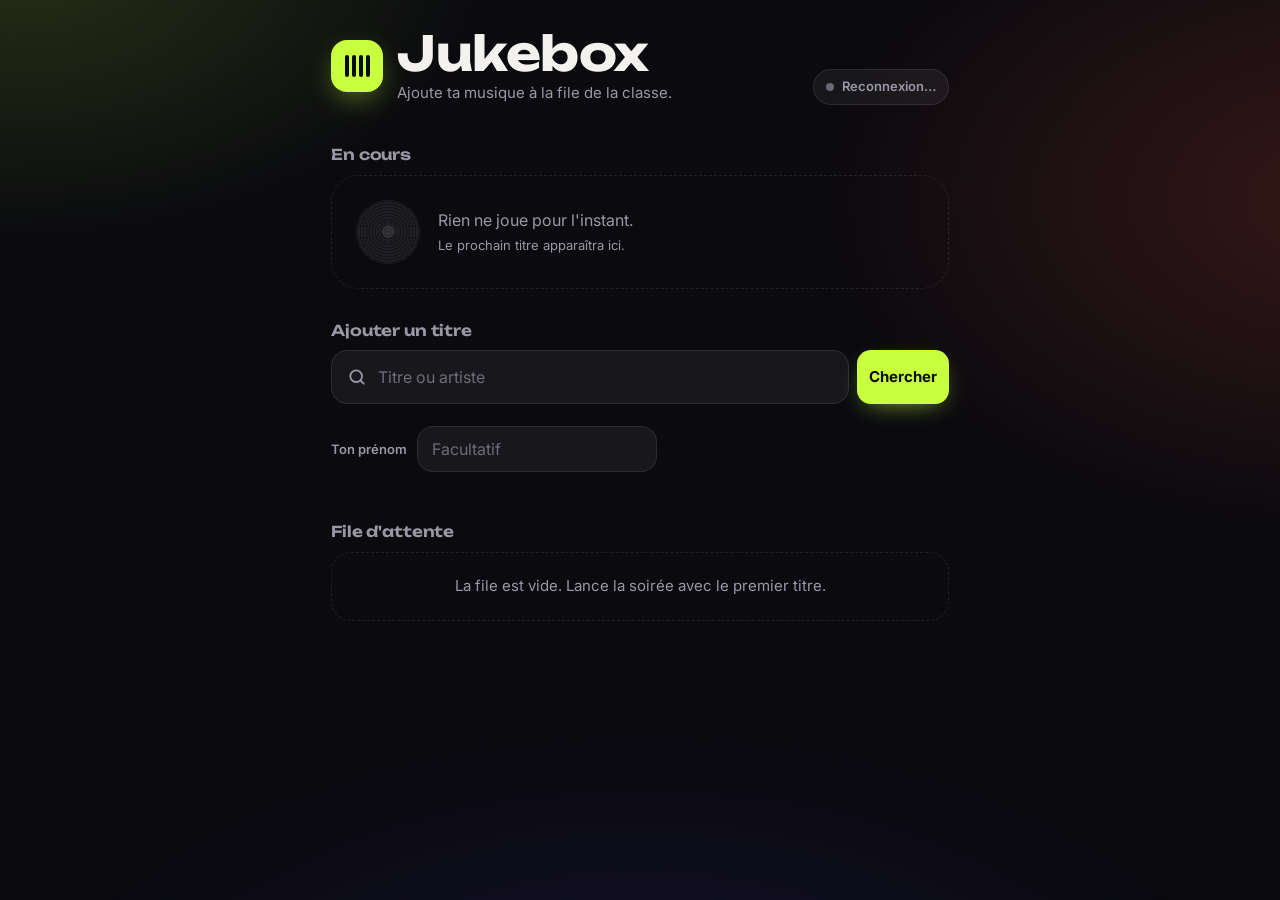
<file: jukebox/index.html>
<!DOCTYPE html>
<html lang="fr">
<head>
<meta charset="utf-8">
<meta name="viewport" content="width=device-width,initial-scale=1">
<meta name="theme-color" content="#0a0a0f">
<meta name="robots" content="noindex">
<title>Jukebox de la classe</title>
<link rel="preconnect" href="https://fonts.gstatic.com" crossorigin>
<link href="https://fonts.googleapis.com/css2?family=Unbounded:wght@700&family=Inter:wght@400;600;700&display=swap" rel="stylesheet">
<link rel="stylesheet" href="style.css?v=1795777955">
</head>
<body>
<header class="top">
  <div class="brand">
    <div class="logo"><span class="eq" aria-hidden="true"><i></i><i></i><i></i><i></i></span></div>
    <div><h1>Jukebox</h1><p>Ajoute ta musique à la file de la classe.</p></div>
  </div>
  <div class="status" id="status"><i></i><span>Connexion…</span></div>
</header>

<main class="wrap">
  <h2>En cours</h2>
  <div id="nowbox"></div>

  <h2>Ajouter un titre</h2>
  <form id="sform" autocomplete="off" role="search">
    <div class="searchbar">
      <svg viewBox="0 0 24 24" fill="none" stroke="currentColor" stroke-width="2.2" stroke-linecap="round"><circle cx="11" cy="11" r="7"/><path d="m20 20-3.5-3.5"/></svg>
      <input type="search" id="q" maxlength="100" placeholder="Titre ou artiste" enterkeyhint="search" aria-label="Rechercher un titre ou un artiste">
      <button class="lime" type="submit">Chercher</button>
    </div>
  </form>
  <div class="namefield">
    <label for="name">Ton prénom</label>
    <input type="text" id="name" maxlength="24" autocomplete="given-name" placeholder="Facultatif">
  </div>
  <p class="note" id="limit"></p>
  <ul class="list" id="results" aria-live="polite"></ul>

  <h2>File d'attente <span class="badge" id="count"></span></h2>
  <ul class="list" id="queue"></ul>
</main>
<div class="toast" id="toast" role="status"></div>

<script src="common.js?v=1795777955"></script>
<script>
{
  const $ = id => document.getElementById(id);
  const { esc, store, uid, send, subscribe, makeState, apply, queue, timeline, ACTIVE, dzSearch, fmtDur, norm, MAX_PER_PERSON } = JBX;
  const room = JBX.roomFromUrl();
  const S = makeState();
  const toast = JBX.toaster($('toast'));
  const anim = JBX.animator(), animR = JBX.animator();
  let results = [], lastQ = '', busy = false, sig = '';

  const setStatus = on => { $('status').classList.toggle('on', on); $('status').lastElementChild.textContent = on ? 'En direct' : 'Reconnexion…'; };
  const mine = () => [...timeline(S).up, ...queue(S)].filter(t => t.u === uid()).length;
  const cover = t => t.cover ? `<img src="${esc(t.cover)}" alt="" loading="lazy">` : '<span class="ph"></span>';

  $('name').value = store.get('jbx-name') || '';
  $('name').addEventListener('change', () => store.set('jbx-name', $('name').value.trim()));
  let raf = 0;
  const schedule = () => { if (!raf) raf = requestAnimationFrame(() => { raf = 0; render(); }); };
  subscribe(room, (ev, m) => { apply(S, ev, m); schedule(); }, setStatus);

  function render() {
    const tl = timeline(S), q = queue(S), n = mine();
    const by = t => t.by ? ' · ' + esc(t.by) : '';
    sig = (tl.cur ? tl.cur.k : '') + '|' + tl.up.length + '|' + tl.paused + '|' + (tl.cur ? tl.cur.nts : '');
    document.body.classList.toggle('idle', !tl.cur);
    $('nowbox').innerHTML = JBX.nowCard(tl);
    const all = [...tl.up.map(t => [t, true]), ...q.map(t => [t, false])];
    const fresh = anim(all.map(([t]) => t.k));
    let j = 0;
    $('queue').innerHTML = all.length ? all.map(([t, nx], i) => {
      const f = fresh.has(t.k);
      return `<li class="row${nx ? ' next' : ''}${f ? ' new' : ''}"${f ? ` style="--i:${j++}"` : ''}><span class="n">${i + 1}</span>${cover(t)}<div><div class="t">${esc(t.title)}</div><div class="a">${esc(t.artist)}${by(t)}</div></div>
        <div class="acts"><span class="badge${nx ? ' lime' : ''}">${nx ? 'Prochain' : 'Demandé'}</span></div></li>`;
    }).join('') : '<li class="empty">La file est vide. Lance la soirée avec le premier titre.</li>';
    $('count').textContent = all.length || '';
    $('count').hidden = !all.length;
    $('limit').textContent = n >= MAX_PER_PERSON ? `Tu as ${n} titres en attente, maximum atteint. Attends qu'un de tes titres passe.` : (n ? `Tes titres en attente : ${n}/${MAX_PER_PERSON}` : '');
    renderResults();
  }
  setInterval(() => {
    const tl = timeline(S);
    if ((tl.cur ? tl.cur.k : '') + '|' + tl.up.length + '|' + tl.paused + '|' + (tl.cur ? tl.cur.nts : '') !== sig) return render();
    JBX.tick(tl);
  }, 1000);

  function renderResults() {
    const full = mine() >= MAX_PER_PERSON;
    const fresh = animR(results.map(r => String(r.id)));
    const rows = results.map((r, i) => {
      const k = 'dz:' + r.id, t = S.tracks.get(k), inQ = t && ACTIVE.includes(t.status);
      const img = JBX.safeCover(r.album && r.album.cover_small);
      const f = fresh.has(String(r.id));
      return `<li class="row res${f ? ' new' : ''}" style="--i:${i}">${img ? `<img src="${esc(img)}" alt="" loading="lazy">` : '<span class="ph"></span>'}
        <div><div class="t">${esc(r.title)}${r.explicit_lyrics ? ' <span class="badge">E</span>' : ''}</div><div class="a">${esc(r.artist && r.artist.name)} · ${fmtDur(r.duration)}</div></div>
        <div class="acts">${inQ ? '<button class="added" disabled>✓ Dans la file</button>' : `<button class="lime icon" data-i="${i}" ${full ? 'disabled' : ''} aria-label="Ajouter ${esc(r.title)}">+</button>`}</div></li>`;
    });
    if (lastQ) rows.push(`<li class="note" style="padding:6px 2px">Pas le bon titre ? <button class="ghost" id="free" ${full ? 'disabled' : ''} style="min-height:38px;margin-left:6px">Demander « ${esc(lastQ)} »</button></li>`);
    $('results').innerHTML = rows.join('');
  }

  $('sform').addEventListener('submit', async e => {
    e.preventDefault();
    const q = $('q').value.trim(); if (!q || busy) return;
    $('q').blur();
    busy = true; lastQ = q; $('results').innerHTML = '<li class="note">Recherche…</li>';
    try { results = await dzSearch(q); if (!results.length) toast('Aucun résultat sur Deezer.', true); }
    catch (_) { results = []; toast('Recherche indisponible : envoie ta demande en texte.', true); }
    busy = false; renderResults();
  });

  async function add(ev) {
    if (mine() >= MAX_PER_PERSON) return toast('Maximum de titres en attente atteint.', true);
    ev.t = 'add'; ev.by = $('name').value.trim().slice(0, 24); store.set('jbx-name', ev.by);
    try { await send(room, ev); toast('Ajouté à la file ✓'); results = []; lastQ = ''; $('q').value = ''; renderResults(); }
    catch (err) { toast(err.message, true); renderResults(); }
  }

  $('results').addEventListener('click', e => {
    const b = e.target.closest('button'); if (!b || b.disabled) return;
    if (b.id === 'free') {
      const k = 'txt:' + norm(lastQ); if (!norm(lastQ)) return;
      return add({ k, title: lastQ.slice(0, 100), artist: 'Demande libre' });
    }
    const r = results[+b.dataset.i]; if (!r) return;
    b.disabled = true; b.textContent = '…';
    add({ k: 'dz:' + r.id, id: r.id, title: r.title, artist: r.artist && r.artist.name, cover: r.album && r.album.cover_small, dur: r.duration });
  });

  render();
}
</script>
</body>
</html>
</file>
<file: assets/css/style.css>
/* Pierre Bénétreau — "Specimen / Signal"
   Editorial lab-book: living matter (ink on paper) meets electronic signal (green on black). */

:root{
  --paper:#f1ece1; --paper-2:#e8e1d2; --ink:#16170f; --ink-2:#3d3f35; --mute:#76776b;
  --rule:rgba(22,23,15,.16); --moss:#2f5d50; --spore:#b0823a;
  --night:#0c0f0d; --night-2:#141915; --signal:#46e68c; --signal-dim:rgba(70,230,140,.18);
  --display:"Instrument Serif","Times New Roman",Georgia,serif;
  --sans:"Geist","Helvetica Neue",Arial,sans-serif;
  --mono:"Geist Mono",ui-monospace,Menlo,Consolas,monospace;
  --pad:clamp(18px,4.2vw,64px);
  --max:1440px;
  --ease:cubic-bezier(.2,.7,.1,1);
}
*,*::before,*::after{box-sizing:border-box}
html{scroll-behavior:smooth;scroll-padding-top:70px;-webkit-text-size-adjust:100%}
body{margin:0;background:var(--paper);color:var(--ink);font:400 17px/1.6 var(--sans);-webkit-font-smoothing:antialiased;overflow-x:clip}
img{display:block;max-width:100%;height:auto}
a{color:inherit;text-decoration-thickness:1px;text-underline-offset:4px}
button{font:inherit;color:inherit;background:none;border:0;padding:0;cursor:pointer}
:focus-visible{outline:2px solid var(--spore);outline-offset:3px}
h1,h2,h3,p,figure,ul,ol{margin:0}
ul,ol{padding:0;list-style:none}
::selection{background:var(--ink);color:var(--paper)}

/* language switching */
:root:not([data-l="en"]) [lang="en"]:not(html):not(.keep){display:none!important}
:root[data-l="en"] [lang="fr"]:not(html):not(.keep){display:none!important}

/* grain */
body::after{content:"";position:fixed;inset:0;pointer-events:none;z-index:90;opacity:.12;mix-blend-mode:multiply;
  background-image:url("data:image/svg+xml,%3Csvg xmlns='http://www.w3.org/2000/svg' width='160' height='160'%3E%3Cfilter id='n'%3E%3CfeTurbulence type='fractalNoise' baseFrequency='.85' numOctaves='2' stitchTiles='stitch'/%3E%3CfeColorMatrix values='0 0 0 0 .1 0 0 0 0 .1 0 0 0 0 .08 0 0 0 .5 0'/%3E%3C/filter%3E%3Crect width='100%25' height='100%25' filter='url(%23n)'/%3E%3C/svg%3E")}

.wrap{max-width:var(--max);margin-inline:auto;padding-inline:var(--pad)}
.mono{font:500 11.5px/1.4 var(--mono);letter-spacing:.08em;text-transform:uppercase}
.mute{color:var(--mute)}
.serif{font-family:var(--display);font-weight:400}
.it{font-style:italic}

/* ───────── top bar ───────── */
.bar{position:fixed;inset:0 0 auto;z-index:50;transition:background .4s,color .4s,transform .5s var(--ease)}
.bar .wrap{display:flex;align-items:center;gap:clamp(12px,2.4vw,36px);height:62px}
.bar.solid{background:color-mix(in srgb,var(--paper) 86%,transparent);backdrop-filter:blur(10px);-webkit-backdrop-filter:blur(10px);border-bottom:1px solid var(--rule)}
.bar.dark{color:#e9efe9}
.bar.dark.solid{background:color-mix(in srgb,var(--night) 82%,transparent);border-color:rgba(255,255,255,.08)}
.bar.hide{transform:translateY(-100%)}
.mark{font:400 26px/1 var(--display);letter-spacing:-.01em;text-decoration:none;display:flex;align-items:baseline;gap:2px}
.mark i{font-size:14px;color:var(--spore)}
.nav{display:flex;gap:clamp(14px,2vw,30px);margin-left:auto}
.nav a{text-decoration:none;position:relative}
.nav a::after{content:"";position:absolute;left:0;right:100%;bottom:-4px;height:1px;background:currentColor;transition:right .4s var(--ease)}
.nav a:hover::after{right:0}
.lang{display:flex;border:1px solid currentColor;border-radius:99px;overflow:hidden;opacity:.85}
.lang button{padding:5px 9px}
.lang button[aria-pressed="true"]{background:currentColor}
.lang button[aria-pressed="true"] span{color:var(--paper);filter:invert(0)}
.bar.dark .lang button[aria-pressed="true"] span{color:var(--night)}
.status{display:flex;align-items:center;gap:8px;white-space:nowrap}
.dot{width:8px;height:8px;border-radius:50%;background:var(--signal);box-shadow:0 0 0 0 rgba(70,230,140,.6);animation:ping 2.2s infinite}
@keyframes ping{0%{box-shadow:0 0 0 0 rgba(70,230,140,.55)}70%{box-shadow:0 0 0 9px rgba(70,230,140,0)}100%{box-shadow:0 0 0 0 rgba(70,230,140,0)}}

/* ───────── hero ───────── */
.hero{position:relative;min-height:100svh;display:flex;flex-direction:column;isolation:isolate;overflow:hidden}
#myco{position:absolute;inset:0;width:100%;height:100%;z-index:-1}
.hero-grid{flex:1;display:grid;grid-template-columns:1fr minmax(240px,30%);gap:clamp(24px,4vw,72px);align-items:end;padding-top:110px;padding-bottom:28px}
.kicker{display:flex;gap:18px;flex-wrap:wrap;margin-bottom:clamp(18px,3vh,34px)}
.kicker span{display:inline-flex;align-items:center;gap:8px}
.kicker span+span::before{content:"";width:18px;height:1px;background:currentColor;opacity:.5}
.name{font:400 clamp(72px,14.2vw,232px)/.84 var(--display);letter-spacing:-.035em;margin-left:-.04em}
.name .l{display:block;overflow:hidden;padding-bottom:.06em}
.name .l>span{display:inline-block;transform:translateY(105%);transition:transform 1.3s var(--ease)}
.name .l:nth-child(2)>span{transition-delay:.12s}
.loaded .name .l>span{transform:none}
.name em{font-style:italic;color:var(--moss)}
.name,.kicker{text-shadow:0 0 18px var(--paper)}
.lede{font:400 clamp(21px,2.05vw,30px)/1.3 var(--display);text-shadow:0 0 10px var(--paper),0 0 22px var(--paper);max-width:31ch;margin-top:clamp(22px,3.4vh,40px);text-wrap:pretty}
.lede b{font-weight:400;font-style:italic;background:linear-gradient(transparent 62%,rgba(176,130,58,.28) 0)}
.cta{display:flex;flex-wrap:wrap;gap:12px;margin-top:clamp(22px,3.6vh,38px)}
.btn{display:inline-flex;align-items:center;gap:10px;padding:13px 20px;border-radius:99px;border:1px solid var(--ink);text-decoration:none;font:500 14px/1 var(--sans);transition:background .3s,color .3s,transform .3s var(--ease)}
.btn.fill{background:var(--ink);color:var(--paper)}
.btn:hover{transform:translateY(-2px)}
.btn.fill:hover{background:var(--moss);border-color:var(--moss)}
.btn:not(.fill):hover{background:var(--ink);color:var(--paper)}
.btn svg{width:14px;height:14px}

.portrait{position:relative;align-self:end}
.portrait .frame{border-radius:999px 999px 6px 6px;overflow:hidden;aspect-ratio:3/4.1;background:var(--paper-2);box-shadow:0 30px 60px -30px rgba(22,23,15,.45)}
.portrait img{width:100%;height:100%;object-fit:cover;object-position:50% 12%;transform:scale(1.08);transition:transform 1.8s var(--ease)}
.loaded .portrait img{transform:scale(1)}
.portrait figcaption{display:flex;justify-content:space-between;margin-top:10px}
.portrait .stamp{position:absolute;top:-28px;left:-34px;width:104px;height:104px;animation:spin 26s linear infinite}
@keyframes spin{to{transform:rotate(360deg)}}

.pulse{position:relative;height:84px;border-top:1px solid var(--rule)}
#pulse{position:absolute;inset:0;width:100%;height:100%}
.pulse .read{position:absolute;right:var(--pad);top:12px;display:flex;gap:16px;align-items:center}
.pulse .read b{font:400 30px/1 var(--display);letter-spacing:0;text-transform:none}
.pulse .read .heart{color:#d2493b}
.pulse .lab{position:absolute;left:var(--pad);top:12px}

/* marquee */
.ticker{background:var(--ink);color:var(--paper);overflow:hidden;white-space:nowrap;padding:15px 0}
.ticker-in{display:inline-flex;animation:tick 48s linear infinite}
.ticker span{font:400 22px/1 var(--display);padding-right:44px;display:inline-flex;align-items:center;gap:44px}
.ticker span::after{content:"✳";font-size:13px;color:var(--spore)}
@keyframes tick{to{transform:translateX(-50%)}}

/* ───────── sections ───────── */
section,.proj{position:relative}
.sec{padding-block:clamp(80px,12vw,170px)}
.sec-head{display:grid;grid-template-columns:minmax(120px,1fr) 3fr;gap:var(--pad);align-items:baseline;margin-bottom:clamp(36px,5vw,70px)}
.sec-head h2{font:400 clamp(42px,6.2vw,96px)/.95 var(--display);letter-spacing:-.025em}
.sec-head h2 em{color:var(--moss)}

/* manifesto */
.manifesto{display:grid;grid-template-columns:minmax(120px,1fr) 3fr;gap:var(--pad)}
.manifesto p.big{font:400 clamp(28px,3.6vw,54px)/1.12 var(--display);letter-spacing:-.012em;text-wrap:pretty}
.manifesto p.big em{color:var(--moss)}
.manifesto .w{opacity:.14;transition:opacity .5s}
.manifesto .w.on{opacity:1}
.duo{display:grid;grid-template-columns:1fr 1fr;gap:clamp(20px,3vw,48px);margin-top:clamp(40px,5vw,72px);border-top:1px solid var(--rule);padding-top:26px}
.duo h3{font:400 28px/1.1 var(--display);margin:8px 0 10px}
.duo p{color:var(--ink-2);max-width:46ch}

/* index */
.index{border-top:1px solid var(--ink)}
.index a{display:grid;grid-template-columns:70px 1.6fr 1.2fr 90px 30px;gap:18px;align-items:center;padding:26px 0;border-bottom:1px solid var(--rule);text-decoration:none;position:relative;transition:padding .5s var(--ease),color .3s}
.index a:hover{padding-left:18px;color:var(--moss)}
.index .t{font:400 clamp(30px,3.6vw,54px)/1 var(--display);letter-spacing:-.02em}
.index .arr{transition:transform .4s var(--ease)}
.index a:hover .arr{transform:translate(4px,-4px) rotate(-45deg)}
.peek{position:fixed;top:0;left:0;width:260px;aspect-ratio:4/3;pointer-events:none;z-index:40;border-radius:4px;overflow:hidden;opacity:0;transform:translate(-50%,-50%) scale(.85);transition:opacity .3s,transform .4s var(--ease);box-shadow:0 20px 50px -20px rgba(0,0,0,.5)}
.peek.on{opacity:1;transform:translate(-50%,-50%) scale(1)}
.peek img{width:100%;height:100%;object-fit:cover}

/* ───────── project common ───────── */
.proj{padding-block:clamp(80px,11vw,160px)}
.p-head{display:grid;grid-template-columns:auto 1fr;gap:clamp(18px,3vw,48px);align-items:end;border-bottom:1px solid var(--rule);padding-bottom:clamp(26px,3vw,40px)}
.num{font:400 clamp(110px,19vw,300px)/.75 var(--display);letter-spacing:-.05em;color:transparent;-webkit-text-stroke:1px var(--ink);margin-bottom:-.04em}
.p-head h2{font:400 clamp(50px,8vw,128px)/.88 var(--display);letter-spacing:-.03em}
.p-head h2 em{color:var(--moss)}
.tags{display:flex;flex-wrap:wrap;gap:8px;margin-top:18px}
.tags li{border:1px solid currentColor;border-radius:99px;padding:6px 11px;opacity:.8}
.meta{display:grid;grid-template-columns:repeat(4,1fr);gap:0;border-bottom:1px solid var(--rule)}
.meta div{padding:18px 18px 18px 0}
.meta div+div{padding-left:18px;border-left:1px solid var(--rule)}
.meta dt{margin-bottom:6px}
.meta dd{margin:0;font-size:15px;line-height:1.45}
.p-lede{display:grid;grid-template-columns:minmax(120px,1fr) 3fr;gap:var(--pad);margin-block:clamp(44px,6vw,90px)}
.p-lede p:not(.mono){font:400 clamp(26px,3vw,44px)/1.17 var(--display);letter-spacing:-.01em;max-width:30ch;text-wrap:pretty}
.cols3{display:grid;grid-template-columns:repeat(3,1fr);gap:clamp(20px,3vw,48px)}
.cols3>div{border-top:1px solid var(--ink);padding-top:16px}
.cols3 h3{font:400 26px/1.1 var(--display);margin:10px 0 10px}
.cols3 p,.cols3 li{color:var(--ink-2);font-size:16px}
.cols3 li{padding-left:16px;position:relative;margin-bottom:6px}
.cols3 li::before{content:"";position:absolute;left:0;top:.7em;width:7px;height:1px;background:currentColor}

figure.ph{position:relative;overflow:hidden;border-radius:3px;background:var(--paper-2);cursor:zoom-in}
figure.ph img{width:100%;height:100%;object-fit:cover;transition:transform 1.2s var(--ease),filter .6s}
figure.ph:hover img{transform:scale(1.035)}
.cap{display:flex;gap:12px;justify-content:space-between;margin-top:10px;font-size:14px;color:var(--mute)}
.cap .mono{color:var(--ink-2);flex:none}

/* sketches */
.sketches{display:grid;grid-template-columns:1.15fr 1fr 1.1fr;gap:clamp(16px,2.4vw,36px);margin-top:clamp(60px,8vw,120px);align-items:start}
.sketch{background:#fbf9f3;padding:10px 10px 0;box-shadow:0 1px 0 rgba(0,0,0,.05),0 22px 40px -26px rgba(22,23,15,.5);transform:rotate(var(--r,0deg));transition:transform .6s var(--ease)}
.sketch:hover{transform:rotate(0) translateY(-6px)}
.sketch figure.ph{border-radius:0;background:#fbf9f3}
.sketch .cap{margin:0;padding:10px 2px 12px}
.sketch:nth-child(1){--r:-1.6deg}.sketch:nth-child(2){--r:1.2deg;margin-top:56px}.sketch:nth-child(3){--r:-.8deg;margin-top:18px}

/* blueprint */
.bp{margin-top:clamp(70px,9vw,140px);display:grid;grid-template-columns:1.15fr 1fr;gap:clamp(24px,4vw,64px);align-items:center}
.bp-box{background:#1f3a5a;background:radial-gradient(120% 120% at 20% 0%,#244766,#132a42);border-radius:4px;padding:clamp(14px,2.4vw,30px);color:#cfe0f2;position:relative;overflow:hidden}
.bp-box::before{content:"";position:absolute;inset:0;background-image:linear-gradient(rgba(207,224,242,.07) 1px,transparent 1px),linear-gradient(90deg,rgba(207,224,242,.07) 1px,transparent 1px);background-size:20px 20px;pointer-events:none}
.bp-box svg{width:100%;height:auto;position:relative}
.bp-top{display:flex;justify-content:space-between;align-items:center;position:relative;margin-bottom:12px;gap:10px;flex-wrap:wrap}
.seg{display:flex;border:1px solid rgba(207,224,242,.5);border-radius:99px;overflow:hidden}
.seg button{padding:6px 12px}
.seg button[aria-pressed="true"]{background:#cfe0f2;color:#132a42}
.bp-text h3{font:400 clamp(34px,4vw,56px)/1 var(--display);letter-spacing:-.02em;margin:12px 0 18px}
.bp-text p{color:var(--ink-2);max-width:44ch}
.specs{margin-top:24px;border-top:1px solid var(--ink)}
.specs div{display:flex;justify-content:space-between;gap:16px;padding:11px 0;border-bottom:1px solid var(--rule);font-size:15px}
.specs dt{color:var(--mute)}
.specs dd{margin:0;text-align:right}
.bp svg .hole{transition:transform .7s var(--ease)}

/* culture wall */
.culture{margin-top:clamp(80px,10vw,150px)}
.culture-head{display:flex;justify-content:space-between;align-items:end;gap:24px;margin-bottom:28px;flex-wrap:wrap}
.culture-head h3{font:400 clamp(34px,4vw,56px)/1 var(--display);letter-spacing:-.02em}
.culture-head p{max-width:44ch;color:var(--ink-2)}
.dishes{display:grid;grid-template-columns:repeat(6,1fr);gap:clamp(10px,1.6vw,22px)}
.dish{text-align:center}
.dish figure.ph{aspect-ratio:1;border-radius:50%;background:transparent;box-shadow:inset 0 0 0 1px var(--rule)}
.dish figure.ph img{border-radius:50%;transform:rotate(var(--rot,0deg)) scale(1.02);transition:transform 1.4s var(--ease)}
.dish:hover figure.ph img{transform:rotate(calc(var(--rot,0deg) + 25deg)) scale(1.12)}
.dish .mono{display:block;margin-top:12px;color:var(--mute)}

/* bento */
.bento{display:grid;grid-template-columns:repeat(12,1fr);gap:clamp(12px,1.6vw,22px);margin-top:clamp(70px,9vw,130px)}
.bento .b1{grid-column:1/6}
.bento .b2{grid-column:6/13}
.bento .b3{grid-column:1/8}
.bento .b4{grid-column:8/13}
.bento figure.ph{height:100%}
.bento .cell{display:flex;flex-direction:column}
.bento .cell figure{flex:1;min-height:0}
.b1 figure{aspect-ratio:3/4}
.b2 figure,.b3 figure{aspect-ratio:auto}
.quote{grid-column:1/-1;font:400 clamp(26px,3vw,44px)/1.2 var(--display);text-align:center;max-width:26ch;margin:clamp(40px,6vw,80px) auto 0;text-wrap:balance}
.quote em{color:var(--moss)}

/* ───────── ECG (dark) ───────── */
.night{background:var(--night);color:#e7ece7}
.night .num{-webkit-text-stroke-color:#e7ece7}
.night .p-head,.night .meta,.night .meta div+div{border-color:rgba(255,255,255,.12)}
.night .p-head h2 em{color:var(--signal)}
.night .mute,.night .cap{color:#8b958d}
.night .cap .mono{color:#c6cfc7}
.night .cols3>div{border-color:#e7ece7}
.night .cols3 p,.night .cols3 li{color:#b9c2ba}
.night figure.ph{background:var(--night-2)}
.scope{margin-top:clamp(56px,8vw,110px);border:1px solid rgba(255,255,255,.12);border-radius:6px;background:linear-gradient(180deg,#0f1411,#0a0d0b);overflow:hidden}
.scope-top{display:flex;align-items:center;gap:18px;flex-wrap:wrap;padding:14px 18px;border-bottom:1px solid rgba(255,255,255,.1)}
.scope-top .state{display:flex;align-items:center;gap:8px}
.scope-top .state i{width:8px;height:8px;border-radius:50%;background:#e4574a;transition:background .4s}
.scope.clean .scope-top .state i{background:var(--signal)}
.scope-top .bpm{margin-left:auto;display:flex;align-items:baseline;gap:6px}
.scope-top .bpm b{font:400 28px/1 var(--display);color:#fff}
.scope canvas{display:block;width:100%;height:clamp(240px,32vw,380px)}
.scope-bot{display:flex;align-items:center;justify-content:space-between;gap:18px;padding:14px 18px;border-top:1px solid rgba(255,255,255,.1);flex-wrap:wrap}
.switch{display:inline-flex;align-items:center;gap:12px}
.switch .track{width:52px;height:28px;border-radius:99px;background:#2a302c;position:relative;transition:background .3s}
.switch .track::after{content:"";position:absolute;top:3px;left:3px;width:22px;height:22px;border-radius:50%;background:#e7ece7;transition:transform .35s var(--ease)}
.switch[aria-checked="true"] .track{background:var(--signal)}
.switch[aria-checked="true"] .track::after{transform:translateX(24px);background:#0c0f0d}
.chain{display:flex;flex-wrap:wrap;gap:6px;align-items:center}
.chain span{border:1px solid rgba(255,255,255,.2);border-radius:4px;padding:5px 8px}
.chain i{opacity:.5;font-style:normal}
.ecg-photos{display:grid;grid-template-columns:2fr 1fr;gap:clamp(12px,1.6vw,22px);margin-top:clamp(56px,7vw,100px)}
.ecg-photos{align-items:start}
.ecg-photos .side{display:grid;gap:clamp(12px,1.6vw,22px)}
.ecg-photos .main figure{aspect-ratio:4/3}
.ecg-photos .side figure{aspect-ratio:16/10}
.ecg-photos .side .cell:last-child figure img{object-position:50% 40%}

/* ───────── hardware ───────── */
.steps{display:grid;grid-template-columns:repeat(3,1fr);gap:clamp(14px,2vw,28px);margin-top:clamp(56px,7vw,100px);counter-reset:s}
.step figure{aspect-ratio:3/4}
.step .cap{align-items:baseline}
.step h4{font:400 24px/1.15 var(--display);margin:14px 0 6px}
.step p{font-size:15px;color:var(--ink-2)}
.boards{margin-top:clamp(70px,9vw,130px);display:grid;grid-template-columns:repeat(3,1fr);gap:clamp(14px,2vw,28px)}
.board{border:1px solid var(--ink);border-radius:4px;padding:22px;display:flex;flex-direction:column;gap:14px;position:relative;overflow:hidden;min-height:340px;transition:background .4s,color .4s}
.board:hover{background:var(--ink);color:var(--paper)}
.board:hover .chip{border-color:var(--paper)}
.board svg{width:100%;height:110px;margin-top:auto;opacity:.9}
.board h4{font:400 30px/1.05 var(--display);letter-spacing:-.01em}
.board p{font-size:15px;opacity:.85}
.chips{display:flex;flex-wrap:wrap;gap:6px}
.chip{border:1px solid var(--rule);border-radius:99px;padding:4px 9px;font:500 11px/1.3 var(--mono);letter-spacing:.04em}

/* ───────── parcours ───────── */
.tl{border-top:1px solid var(--ink)}
.tl li{display:grid;grid-template-columns:minmax(120px,1fr) 2fr 1.2fr;gap:var(--pad);padding:26px 0;border-bottom:1px solid var(--rule);align-items:baseline}
.tl h3{font:400 clamp(24px,2.4vw,34px)/1.1 var(--display)}
.tl p{color:var(--ink-2);font-size:15.5px;margin-top:6px;max-width:56ch}
.tl .where{text-align:right}

.skills{display:grid;grid-template-columns:repeat(4,1fr);gap:clamp(16px,2.4vw,36px);margin-top:clamp(70px,9vw,130px)}
.skills>div{border-top:1px solid var(--ink);padding-top:16px}
.skills h3{font:400 24px/1.1 var(--display);margin:10px 0 14px}
.skills li{padding:7px 0;border-bottom:1px solid var(--rule);font-size:15.5px}

.extra{display:grid;grid-template-columns:1fr 1fr;gap:clamp(20px,4vw,64px);margin-top:clamp(70px,9vw,130px)}
.award{display:flex;gap:18px;align-items:flex-start;padding:22px 0;border-bottom:1px solid var(--rule)}
.award:first-of-type{border-top:1px solid var(--ink)}
.award b{font:400 26px/1.15 var(--display);display:block}
.award .ico{flex:none;width:44px;height:44px;border-radius:50%;border:1px solid var(--ink);display:grid;place-items:center;font:400 22px/1 var(--display)}
.hobbies{display:grid;grid-template-columns:1fr 1fr;gap:1px;background:var(--rule);border:1px solid var(--rule)}
.hobbies div{background:var(--paper);padding:20px}
.hobbies b{display:block;font:400 26px/1.1 var(--display);margin:8px 0 4px}
.hobbies p{font-size:14.5px;color:var(--ink-2)}

/* ───────── recommandations ───────── */
.recos{border-top:1px solid var(--rule)}
.quotes{display:grid;grid-template-columns:1fr 1fr;gap:clamp(24px,4vw,64px)}
.reco{position:relative;border-top:1px solid var(--ink);padding-top:clamp(40px,4vw,56px);display:flex;flex-direction:column}
.reco .qm{position:absolute;top:-8px;left:-6px;font:400 clamp(90px,9vw,140px)/1 var(--display);color:var(--spore);opacity:.55;pointer-events:none}
.reco blockquote{margin:0;font:400 clamp(26px,2.6vw,38px)/1.18 var(--display);letter-spacing:-.01em;text-wrap:pretty}
.reco .tr{margin-top:14px;font-size:14.5px;color:var(--mute);max-width:52ch}
.reco figcaption{margin-top:auto;padding-top:28px;display:flex;flex-direction:column;gap:6px}
.reco figcaption b{font:400 24px/1.1 var(--display)}
.reco figcaption .mono{line-height:1.7}
.reco-note{margin-top:clamp(30px,4vw,48px)}
@media (max-width:760px){.quotes{grid-template-columns:1fr}}

/* ───────── contact ───────── */
.contact{background:var(--ink);color:var(--paper);padding-block:clamp(90px,12vw,170px) 30px;position:relative;overflow:hidden}
.contact .mute{color:#9c9d90}
#myco2{position:absolute;inset:0;width:100%;height:100%;opacity:.5}
.contact .wrap{position:relative}
.contact h2{font:400 clamp(56px,11vw,180px)/.88 var(--display);letter-spacing:-.04em}
.contact h2 em{color:var(--spore)}
.mail{display:inline-block;margin-top:clamp(28px,4vw,50px);font:400 clamp(26px,4.2vw,64px)/1 var(--display);text-decoration:none;border-bottom:1px solid currentColor;padding-bottom:6px;transition:color .3s}
.mail:hover{color:var(--signal)}
.links{display:flex;flex-wrap:wrap;gap:12px;margin-top:40px}
.contact .btn{border-color:var(--paper)}
.contact .btn.fill{background:var(--paper);color:var(--ink)}
.contact .btn:not(.fill):hover{background:var(--paper);color:var(--ink)}
.contact .btn.fill:hover{background:var(--signal);border-color:var(--signal)}
.foot{display:flex;justify-content:space-between;gap:16px;flex-wrap:wrap;margin-top:clamp(80px,10vw,140px);padding-top:20px;border-top:1px solid rgba(241,236,225,.18)}

/* lightbox */
.lb{position:fixed;inset:0;z-index:100;background:rgba(10,12,10,.92);display:grid;place-items:center;padding:4vw;opacity:0;pointer-events:none;transition:opacity .35s}
.lb.on{opacity:1;pointer-events:auto}
.lb img{max-width:100%;max-height:82vh;width:auto;object-fit:contain;border-radius:3px;transform:scale(.96);transition:transform .45s var(--ease)}
.lb.on img{transform:none}
.lb p{color:#cfd5cf;margin-top:14px;text-align:center;max-width:70ch;font-size:15px}
.lb button{position:absolute;top:18px;right:22px;color:#fff;font:400 34px/1 var(--display)}

/* reveal */
.rv{opacity:0;transform:translateY(34px);transition:opacity 1s var(--ease),transform 1.1s var(--ease)}
.rv.in{opacity:1;transform:none}
.rv.d1{transition-delay:.08s}.rv.d2{transition-delay:.16s}.rv.d3{transition-delay:.24s}

/* ───────── responsive ───────── */
@media (max-width:1000px){
  .meta{grid-template-columns:1fr 1fr}
  .meta div:nth-child(3){padding-left:0;border-left:0}
  .meta div:nth-child(n+3){border-top:1px solid var(--rule)}
  .night .meta div:nth-child(n+3){border-color:rgba(255,255,255,.12)}
  .bp{grid-template-columns:1fr}
  .dishes{grid-template-columns:repeat(3,1fr)}
  .boards{grid-template-columns:1fr 1fr}
  .skills{grid-template-columns:1fr 1fr}
  .extra{grid-template-columns:1fr}
}
@media (max-width:760px){
  body{font-size:16px}
  .nav{display:none}
  .status .txt{display:none}
  .lang{margin-left:auto}
  .hero-grid{grid-template-columns:1fr;padding-top:92px;align-items:start}
  .portrait{order:-1;width:42%;max-width:190px;justify-self:end;margin-bottom:0}
  .portrait figcaption{display:none}
  .portrait .stamp{width:70px;height:70px;left:-36px;top:-10px}
  .kicker{gap:6px 14px;font-size:10.5px}
  .kicker span+span::before{display:none}
  .kicker>span:last-child{display:none}
  .sec-head,.manifesto,.p-lede{grid-template-columns:1fr;gap:14px}
  .duo,.cols3,.steps,.boards,.ecg-photos{grid-template-columns:1fr}
  .index a{grid-template-columns:44px 1fr 24px;padding:20px 0}
  .index .x,.index .y{display:none}
  .sketches{grid-template-columns:1fr;gap:26px}
  .sketch:nth-child(n){margin-top:0}
  .bento .b1,.bento .b2,.bento .b3,.bento .b4{grid-column:1/-1}
  .tl li{grid-template-columns:1fr;gap:6px}
  .tl .where{text-align:left}
  .p-head{grid-template-columns:1fr;gap:0}
  .hobbies{grid-template-columns:1fr}
  .ecg-photos .side{grid-template-rows:auto}
  .pulse .read{right:var(--pad)}
  .pulse .lab{display:none}
}
@media (max-width:460px){
  .skills{grid-template-columns:1fr}
  .dishes{grid-template-columns:repeat(2,1fr)}
  .meta{grid-template-columns:1fr}
  .meta div{padding-left:0!important;border-left:0!important;border-top:1px solid var(--rule)}
}
@media (prefers-reduced-motion:reduce){
  *,*::before,*::after{animation:none!important;transition:none!important}
  .rv{opacity:1;transform:none}
  .name .l>span{transform:none}
  html{scroll-behavior:auto}
}
@media print{.bar,.ticker,#myco,#myco2,#pulse{display:none}.rv{opacity:1;transform:none}}
</file>
<file: jukebox/style.css>
/*
VOICE: soirée en club, jeune et énergique, mais lisible d'un coup d'œil sur un téléphone.
IDEA: une platine — le titre en cours est un vinyle qui sort de sa pochette et tourne.
PICTURE: la carte « En cours » : pochette floutée en fond, vinyle animé, égaliseur, barre de progression lumineuse.
COLOUR and TYPE: nuit #0a0a0f, vert électrique #c8ff3e, corail #ff5a3c pour l'énergie. Unbounded 700 + Inter.
LAYOUT: une colonne côté invité ; QR à gauche, platine et file à droite côté hôte, empilé sous 960px.
*/
:root{color-scheme:dark;--bg:#0a0a0f;--ink:#f4f2ee;--soft:#9b98a6;--line:rgba(255,255,255,.09);--glass:rgba(255,255,255,.055);--glass2:rgba(255,255,255,.09);
  --lime:#c8ff3e;--coral:#ff5a3c;--ease:cubic-bezier(.2,.8,.2,1);--spring:cubic-bezier(.34,1.56,.64,1)}
*{box-sizing:border-box;min-width:0}
html{-webkit-tap-highlight-color:transparent}
body{margin:0;background:var(--bg);color:var(--ink);font:16px/1.5 Inter,system-ui,sans-serif;overflow-x:clip;min-height:100vh}
body::before{content:"";position:fixed;inset:-20%;z-index:-2;pointer-events:none;
  background:radial-gradient(40% 35% at 15% 10%,rgba(200,255,62,.16),transparent 70%),radial-gradient(45% 40% at 90% 30%,rgba(255,90,60,.18),transparent 70%),radial-gradient(50% 40% at 50% 100%,rgba(90,70,255,.14),transparent 70%);
  animation:drift 22s ease-in-out infinite alternate}
@keyframes drift{to{transform:translate3d(4%,-3%,0) rotate(8deg)}}
h1,h2,.display{font-family:Unbounded,Inter,sans-serif;font-weight:700;line-height:1.05;letter-spacing:-.01em;margin:0;text-wrap:balance}
h1{font-size:clamp(30px,7vw,48px)}
h2{font-size:15px;font-weight:600;color:var(--soft);margin:34px 0 12px;display:flex;align-items:center;gap:8px}
.wrap{max-width:720px;margin:0 auto;padding:0 max(4vw,16px) 80px}

/* En-tête */
.top{padding:28px max(4vw,16px) 8px;max-width:720px;margin:0 auto;display:flex;align-items:flex-end;justify-content:space-between;gap:16px;flex-wrap:wrap}
.brand{display:flex;align-items:center;gap:14px}
.brand p{margin:4px 0 0;color:var(--soft);font-size:15px}
.logo{width:52px;height:52px;border-radius:16px;background:var(--lime);display:grid;place-items:center;flex:none;box-shadow:0 10px 30px -8px rgba(200,255,62,.55)}
.eq{display:inline-flex;align-items:flex-end;gap:3px;height:22px}
.eq i{width:4px;height:100%;background:currentColor;border-radius:2px;transform-origin:bottom;animation:eq 1s ease-in-out infinite}
.eq i:nth-child(2){animation-delay:-.4s}.eq i:nth-child(3){animation-delay:-.7s}.eq i:nth-child(4){animation-delay:-.2s}
.logo .eq{color:#0a0a0f}
@keyframes eq{0%,100%{transform:scaleY(.3)}50%{transform:scaleY(1)}}
.idle .eq i{animation-play-state:paused}
.status{display:inline-flex;align-items:center;gap:8px;font-size:13px;font-weight:600;padding:7px 12px;border-radius:99px;background:var(--glass);border:1px solid var(--line);color:var(--soft)}
.status i{width:8px;height:8px;border-radius:50%;background:#6b6875}
.status.on{color:var(--ink)}.status.on i{background:var(--lime);animation:pulse 2s infinite}
@keyframes pulse{0%{box-shadow:0 0 0 0 rgba(200,255,62,.6)}100%{box-shadow:0 0 0 10px rgba(200,255,62,0)}}

/* Champs et boutons */
label{display:block;font-size:13px;font-weight:600;color:var(--soft);margin:0 0 8px}
input[type=text],input[type=search]{width:100%;font:inherit;font-size:16px;padding:14px 18px;border-radius:16px;border:1px solid var(--line);background:var(--glass);color:var(--ink);min-height:52px;transition:border-color .2s,background .2s,box-shadow .2s}
input::placeholder{color:#6f6c7a}
input:focus{outline:none;border-color:rgba(200,255,62,.6);background:var(--glass2);box-shadow:0 0 0 4px rgba(200,255,62,.12)}
button:focus-visible,a:focus-visible{outline:3px solid var(--lime);outline-offset:2px}
button,.btn{font:inherit;font-weight:700;font-size:15px;min-height:44px;padding:0 18px;border-radius:14px;border:0;cursor:pointer;background:var(--ink);color:#0a0a0f;display:inline-flex;align-items:center;justify-content:center;gap:8px;text-decoration:none;white-space:nowrap;transition:transform .25s var(--spring),background .2s,opacity .2s,box-shadow .2s}
button:active,.btn:active{transform:scale(.94)}
.btn.lime,button.lime{background:var(--lime);color:#0a0a0f;box-shadow:0 8px 24px -10px rgba(200,255,62,.7)}
.btn.lime:hover,button.lime:hover{transform:translateY(-1px);box-shadow:0 12px 28px -10px rgba(200,255,62,.9)}
.btn.ghost,button.ghost{background:var(--glass);color:var(--ink);border:1px solid var(--line)}
.btn.ghost:hover,button.ghost:hover{background:var(--glass2)}
button:disabled{opacity:.4;cursor:default;transform:none}
.icon{width:44px;padding:0}
.searchbar{position:relative;display:flex;gap:8px}
.searchbar svg{position:absolute;left:16px;top:50%;translate:0 -50%;width:20px;height:20px;color:var(--soft);pointer-events:none}
.searchbar input{padding-left:46px}
.namefield{display:flex;align-items:center;gap:10px;margin:22px 0 18px}
.namefield label{margin:0;white-space:nowrap}
.namefield input{min-height:44px;padding:10px 14px;max-width:240px}

/* Listes */
.list{list-style:none;margin:0;padding:0;display:grid;gap:10px}
.row{display:grid;grid-template-columns:auto 56px minmax(0,1fr) auto;gap:14px;align-items:center;background:var(--glass);border:1px solid var(--line);border-radius:20px;padding:10px 12px 10px 14px;transition:background .2s,border-color .2s;backdrop-filter:blur(12px)}
.row:hover{background:var(--glass2)}
.row.res{grid-template-columns:56px minmax(0,1fr) auto}
.row.new{animation:rise .55s var(--ease) both;animation-delay:calc(var(--i,0) * 45ms)}
@keyframes rise{from{opacity:0;transform:translateY(14px) scale(.98)}to{opacity:1;transform:none}}
.row .n{font-family:Unbounded,sans-serif;font-weight:700;font-size:16px;width:1.8em;text-align:center;color:var(--soft)}
.row img,.row .ph{width:56px;height:56px;border-radius:12px;object-fit:cover;background:var(--glass2);box-shadow:0 6px 16px -6px rgba(0,0,0,.6)}
.row .t{font-weight:700;overflow:hidden;text-overflow:ellipsis;white-space:nowrap}
.row .a{font-size:14px;color:var(--soft);overflow:hidden;text-overflow:ellipsis;white-space:nowrap}
.row .acts{display:flex;gap:8px;flex-wrap:wrap;justify-content:flex-end;align-items:center}
.row.next{border-color:rgba(200,255,62,.35)}
.row.next .n{color:var(--lime)}
.badge{font-size:12px;font-weight:700;padding:5px 10px;border-radius:99px;white-space:nowrap;background:var(--glass2);color:var(--soft)}
.badge.lime{background:rgba(200,255,62,.14);color:var(--lime)}
.empty{color:var(--soft);padding:22px;border:1px dashed var(--line);border-radius:20px;text-align:center;font-size:15px}
.note{font-size:13px;color:var(--soft)}
.added{background:rgba(200,255,62,.14)!important;color:var(--lime)!important;opacity:1!important}

/* Platine : titre en cours */
.np{position:relative;overflow:hidden;border-radius:28px;border:1px solid var(--line);padding:22px;display:grid;grid-template-columns:auto minmax(0,1fr);gap:22px;align-items:center;isolation:isolate}
.np.new{animation:rise .6s var(--ease) both}
.np .bg{position:absolute;inset:-30%;z-index:-1;background-size:cover;background-position:center;filter:blur(48px) saturate(1.7) brightness(.55)}
.np::after{content:"";position:absolute;inset:0;z-index:-1;background:linear-gradient(120deg,rgba(10,10,15,.55),rgba(10,10,15,.15))}
.deck{position:relative;width:132px;height:132px;flex:none;margin-right:58px}
.sleeve{position:relative;z-index:2;width:132px;height:132px;border-radius:14px;object-fit:cover;box-shadow:0 18px 40px -12px rgba(0,0,0,.8);background:#222;display:block}
.vinyl{position:absolute;z-index:1;top:6px;left:64px;width:120px;height:120px;border-radius:50%;background:repeating-radial-gradient(circle,#0d0d10 0 1.5px,#1c1c22 1.5px 3px);box-shadow:0 10px 30px rgba(0,0,0,.6),inset 0 0 0 1px rgba(255,255,255,.06);animation:spin 3.2s linear infinite}
.np.new .vinyl{animation:slide .9s var(--ease) .15s both,spin 3.2s linear infinite}
.vinyl::before{content:"";position:absolute;inset:32%;border-radius:50%;background:var(--coral);background-image:var(--lab);background-size:cover;background-position:center}
.vinyl::after{content:"";position:absolute;inset:47%;border-radius:50%;background:#0a0a0f}
@keyframes slide{from{left:6px}to{left:64px}}
@keyframes spin{to{rotate:360deg}}
.np .label{display:flex;align-items:center;gap:8px;font-size:12px;font-weight:700;color:var(--lime);margin-bottom:8px}
.np .label .eq{height:12px;gap:2px}.np .label .eq i{width:3px}
.np .title{font-family:Unbounded,sans-serif;font-weight:700;font-size:clamp(20px,4.4vw,28px);line-height:1.1;overflow:hidden;display:-webkit-box;-webkit-line-clamp:2;-webkit-box-orient:vertical}
.np .artist{color:rgba(244,242,238,.75);margin-top:6px;overflow:hidden;text-overflow:ellipsis;white-space:nowrap}
.np .meta{display:flex;justify-content:space-between;align-items:center;gap:10px;margin-top:6px;font-size:13px;color:rgba(244,242,238,.7);font-variant-numeric:tabular-nums}
.np .meta .acts{display:flex;gap:8px}
.prog{height:6px;border-radius:3px;background:rgba(255,255,255,.14);margin-top:14px;overflow:hidden}
.prog i{display:block;height:100%;border-radius:3px;background:linear-gradient(90deg,var(--lime),#7dffb0);box-shadow:0 0 14px rgba(200,255,62,.7);transition:width 1s linear}
.np-empty{border-radius:28px;border:1px dashed var(--line);padding:24px;display:flex;align-items:center;gap:18px;color:var(--soft)}
.np-empty .disc{width:64px;height:64px;border-radius:50%;flex:none;background:repeating-radial-gradient(circle,#15151a 0 1.5px,#1f1f26 1.5px 3px);position:relative}
.np-empty .disc::after{content:"";position:absolute;inset:40%;border-radius:50%;background:var(--glass2)}

.toast{position:fixed;left:50%;bottom:22px;transform:translate(-50%,30px) scale(.9);opacity:0;background:var(--lime);color:#0a0a0f;padding:13px 20px;border-radius:16px;font-weight:700;transition:transform .45s var(--spring),opacity .25s;max-width:calc(100vw - 32px);z-index:20;pointer-events:none;box-shadow:0 16px 40px -12px rgba(200,255,62,.6)}
.toast.show{opacity:1;transform:translate(-50%,0) scale(1)}
.toast.err{background:var(--coral);color:#fff;box-shadow:0 16px 40px -12px rgba(255,90,60,.6)}

@media(max-width:560px){
  .row{grid-template-columns:48px minmax(0,1fr) auto;gap:12px}.row .n{display:none}.row img,.row .ph{width:48px;height:48px}
  .row.res{grid-template-columns:48px minmax(0,1fr) auto}
  .np{grid-template-columns:1fr;justify-items:start;padding:18px}.np>div{width:100%}
  .deck,.sleeve{width:110px;height:110px}.vinyl{width:100px;height:100px;left:52px}.np.new .vinyl{animation:spin 3.2s linear infinite}.deck{margin-right:44px}
  .namefield{flex-wrap:wrap}.namefield input{max-width:none}
}
@media(prefers-reduced-motion:reduce){*,*::before,*::after{animation:none!important;transition:none!important}}
.np.paused .vinyl{animation-play-state:paused}.np.new.paused .vinyl{animation-play-state:running,paused}.np.paused .eq i{animation-play-state:paused;transform:scaleY(.35)}
.np.paused .label{color:var(--coral)}.np.paused .prog i{background:linear-gradient(90deg,var(--coral),#ffa38f);box-shadow:0 0 14px rgba(255,90,60,.6)}
.controls{display:flex;align-items:center;justify-content:center;gap:18px;margin-top:16px}
.ctl{width:48px;height:48px;min-height:0;padding:0;border-radius:50%;background:rgba(255,255,255,.1);color:var(--ink);border:1px solid rgba(255,255,255,.14);backdrop-filter:blur(8px)}
.ctl:hover{background:rgba(255,255,255,.18);transform:scale(1.06)}
.ctl svg{width:22px;height:22px;fill:currentColor}
.ctl.main{width:64px;height:64px;background:var(--lime);color:#0a0a0f;border:0;box-shadow:0 10px 30px -8px rgba(200,255,62,.7)}
.ctl.main:hover{transform:scale(1.08)}.ctl.main svg{width:28px;height:28px}
.np.paused .ctl.main{animation:breathe 1.6s ease-in-out infinite}
@keyframes breathe{50%{box-shadow:0 0 0 10px rgba(200,255,62,.12),0 10px 30px -8px rgba(200,255,62,.7)}}
.prog.seek{position:relative;overflow:visible;cursor:pointer;touch-action:none;height:8px;transition:height .2s var(--ease)}
.prog.seek::before{content:"";position:absolute;inset:-12px 0}
.prog.seek:hover,.prog.seek.drag,.prog.seek:focus-visible{height:10px}
.prog.seek:focus-visible{outline:2px solid var(--lime);outline-offset:6px}
.prog.seek i{position:relative}
.prog.seek i::after{content:"";position:absolute;right:-9px;top:50%;width:18px;height:18px;border-radius:50%;background:#fff;box-shadow:0 2px 10px rgba(0,0,0,.5),0 0 0 4px rgba(200,255,62,.25);transform:translateY(-50%) scale(0);transition:transform .25s var(--spring)}
.prog.seek:hover i::after,.prog.seek.drag i::after,.prog.seek:focus-visible i::after{transform:translateY(-50%) scale(1)}
.prog.seek.drag i{transition:none}
@media(hover:none){.prog.seek i::after{transform:translateY(-50%) scale(1)}}
</file>
